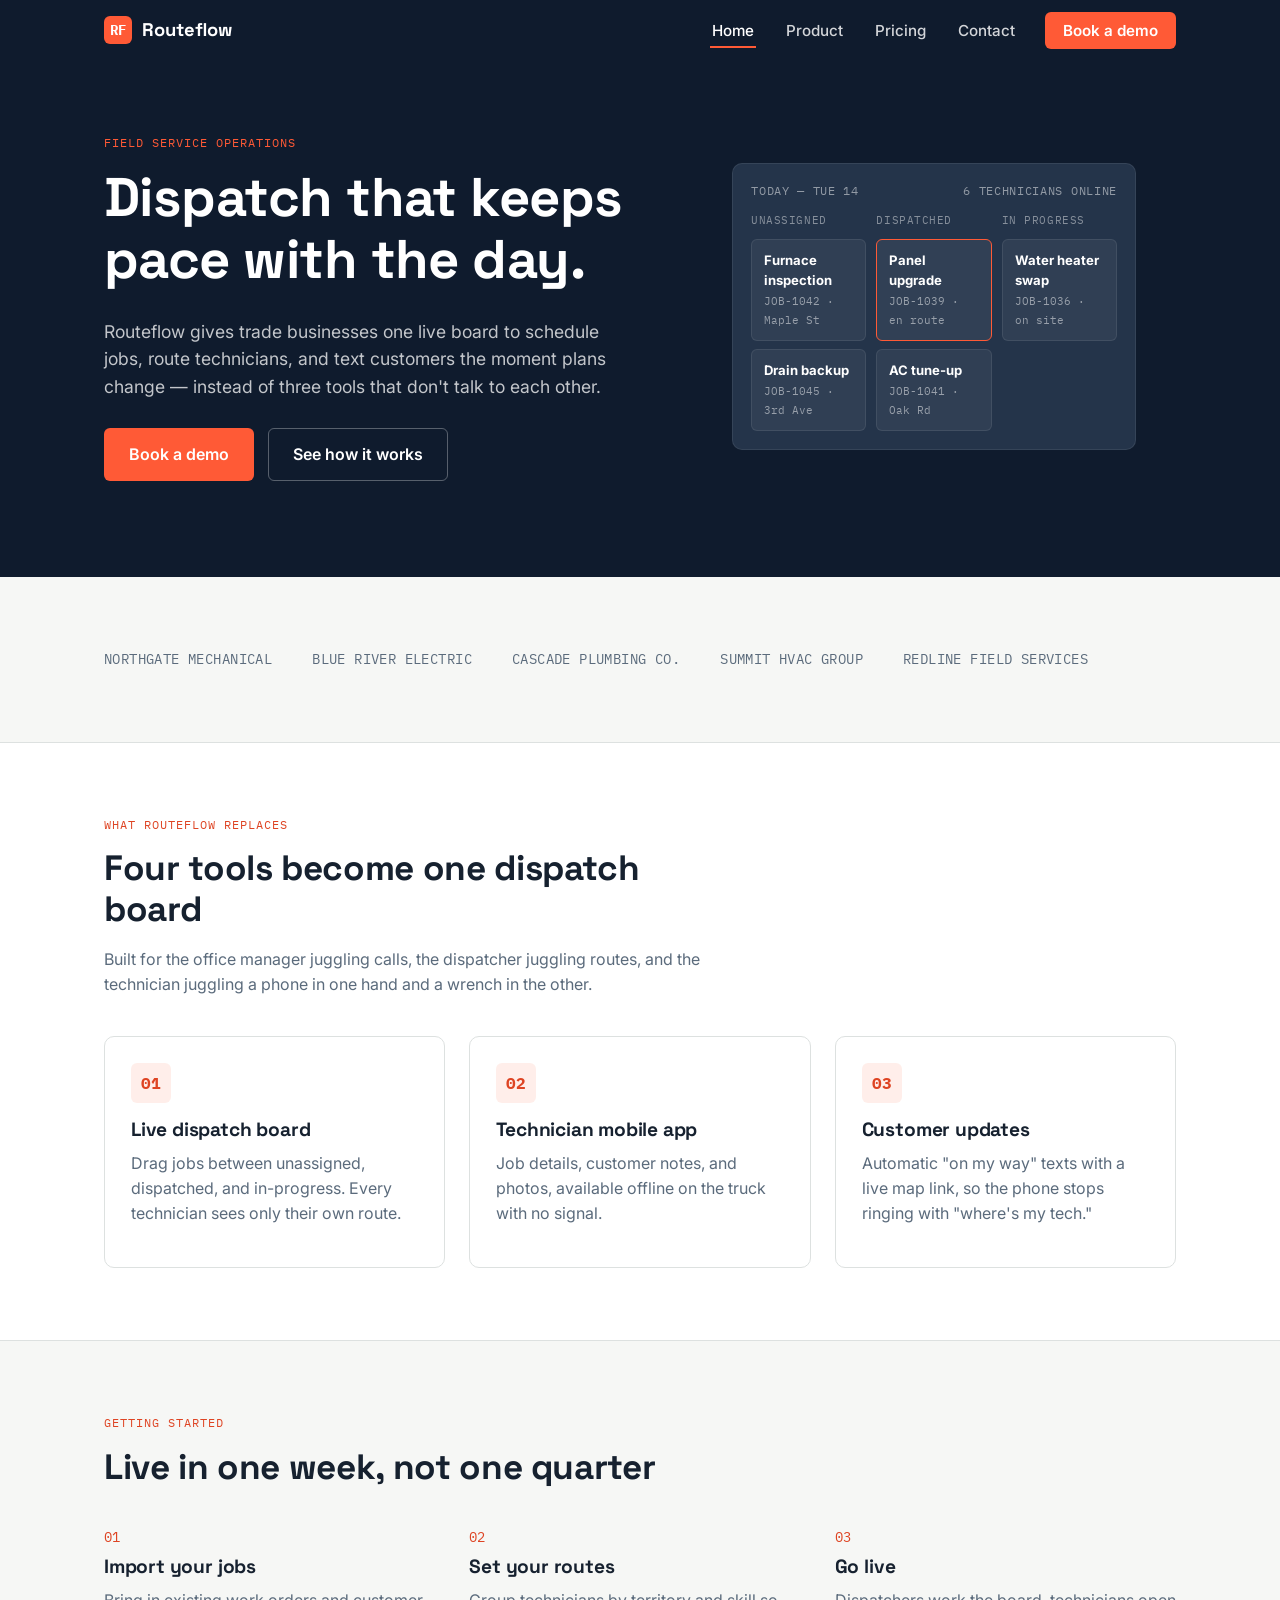
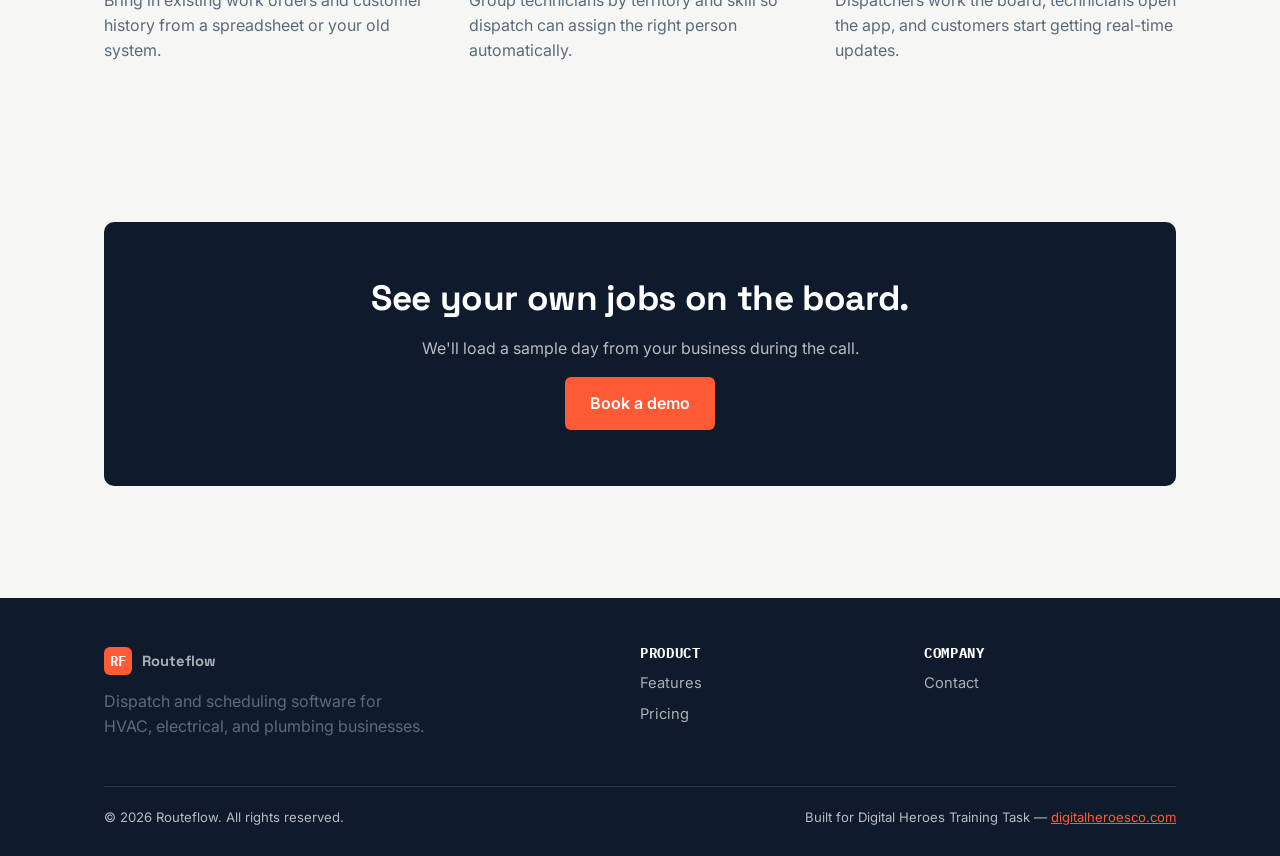
<file: index.html>
<!DOCTYPE html>
<html lang="en">
<head>
<meta charset="UTF-8">
<meta name="viewport" content="width=device-width, initial-scale=1.0">
<title>Routeflow — Dispatch & Scheduling Software for Trade Businesses</title>
<meta name="description" content="Routeflow gives HVAC, electrical, and plumbing companies a single dispatch board to schedule jobs, route technicians, and keep customers informed in real time.">
<link rel="canonical" href="https://karanchauhan7628-cloud.github.io/Task-DigitalHeros/">
<meta name="theme-color" content="#0F1B2D">

<!-- Open Graph -->
<meta property="og:type" content="website">
<meta property="og:site_name" content="Routeflow">
<meta property="og:title" content="Routeflow — Dispatch & Scheduling Software for Trade Businesses">
<meta property="og:description" content="One dispatch board for scheduling jobs, routing technicians, and keeping customers informed in real time.">
<meta property="og:url" content="https://karanchauhan7628-cloud.github.io/Task-DigitalHeros/">
<meta property="og:image" content="https://karanchauhan7628-cloud.github.io/Task-DigitalHeros/assets/og-image.png">
<meta name="twitter:card" content="summary_large_image">
<meta name="twitter:title" content="Routeflow — Dispatch & Scheduling Software for Trade Businesses">
<meta name="twitter:description" content="One dispatch board for scheduling jobs, routing technicians, and keeping customers informed in real time.">

<link rel="preconnect" href="https://fonts.googleapis.com">
<link rel="preconnect" href="https://fonts.gstatic.com" crossorigin>
<link rel="stylesheet" href="https://fonts.googleapis.com/css2?family=Space+Grotesk:wght@500;700&family=Inter:wght@400;500;600;700&family=IBM+Plex+Mono:wght@400;500;700&display=swap">
<link rel="stylesheet" href="assets/css/style.css">

<script type="application/ld+json">
{
  "@context": "https://schema.org",
  "@type": "Organization",
  "name": "Routeflow",
  "url": "https://karanchauhan7628-cloud.github.io/Task-DigitalHeros/",
  "logo": "https://karanchauhan7628-cloud.github.io/Task-DigitalHeros/assets/logo.png",
  "description": "Dispatch and scheduling software for trade service businesses.",
  "sameAs": []
}
</script>
</head>
<body>
<a class="skip-link" href="#main">Skip to main content</a>

<header class="site-header">
  <div class="container nav-row">
    <a class="brand" href="index.html">
      <span class="brand-mark" aria-hidden="true">RF</span>
      Routeflow
    </a>
    <button class="nav-toggle" aria-expanded="false" aria-controls="primary-nav">
      Menu
    </button>
    <nav class="primary-nav" id="primary-nav" aria-label="Primary">
      <ul>
        <li><a href="index.html" aria-current="page">Home</a></li>
        <li><a href="product.html">Product</a></li>
        <li><a href="pricing.html">Pricing</a></li>
        <li><a href="contact.html">Contact</a></li>
        <li><a class="nav-cta" href="contact.html">Book a demo</a></li>
      </ul>
    </nav>
  </div>
</header>

<main id="main">

  <section class="hero">
    <div class="container hero-grid">
      <div>
        <span class="eyebrow">Field service operations</span>
        <h1>Dispatch that keeps pace with the day.</h1>
        <p class="lede">Routeflow gives trade businesses one live board to schedule jobs, route technicians, and text customers the moment plans change &mdash; instead of three tools that don't talk to each other.</p>
        <div class="hero-ctas">
          <a class="btn btn-primary" href="contact.html">Book a demo</a>
          <a class="btn btn-on-dark" href="product.html">See how it works</a>
        </div>
      </div>
      <div>
        <figure class="dispatch-board" role="img" aria-label="Dispatch board showing jobs moving from unassigned to dispatched to in progress">
          <div class="dispatch-board-head">
            <span>Today &mdash; Tue 14</span>
            <span>6 technicians online</span>
          </div>
          <div class="dispatch-lanes">
            <div class="dispatch-lane">
              <span class="lane-label">Unassigned</span>
              <div class="job-card"><strong>Furnace inspection</strong><span>JOB-1042 · Maple St</span></div>
              <div class="job-card"><strong>Drain backup</strong><span>JOB-1045 · 3rd Ave</span></div>
            </div>
            <div class="dispatch-lane">
              <span class="lane-label">Dispatched</span>
              <div class="job-card is-live"><strong>Panel upgrade</strong><span>JOB-1039 · en route</span></div>
              <div class="job-card"><strong>AC tune-up</strong><span>JOB-1041 · Oak Rd</span></div>
            </div>
            <div class="dispatch-lane">
              <span class="lane-label">In progress</span>
              <div class="job-card"><strong>Water heater swap</strong><span>JOB-1036 · on site</span></div>
            </div>
          </div>
        </figure>
      </div>
    </div>
  </section>

  <section aria-labelledby="trust-heading">
    <div class="container">
      <h2 id="trust-heading" class="visually-hidden">Trusted by trade businesses</h2>
      <div class="logo-strip" aria-hidden="true">
        <span>NORTHGATE MECHANICAL</span>
        <span>BLUE RIVER ELECTRIC</span>
        <span>CASCADE PLUMBING CO.</span>
        <span>SUMMIT HVAC GROUP</span>
        <span>REDLINE FIELD SERVICES</span>
      </div>
    </div>
  </section>

  <section class="section-alt" aria-labelledby="features-heading">
    <div class="container">
      <div class="section-head">
        <span class="eyebrow">What Routeflow replaces</span>
        <h2 id="features-heading">Four tools become one dispatch board</h2>
        <p>Built for the office manager juggling calls, the dispatcher juggling routes, and the technician juggling a phone in one hand and a wrench in the other.</p>
      </div>
      <div class="grid-3">
        <div class="card">
          <div class="icon-badge" aria-hidden="true">01</div>
          <h3>Live dispatch board</h3>
          <p>Drag jobs between unassigned, dispatched, and in-progress. Every technician sees only their own route.</p>
        </div>
        <div class="card">
          <div class="icon-badge" aria-hidden="true">02</div>
          <h3>Technician mobile app</h3>
          <p>Job details, customer notes, and photos, available offline on the truck with no signal.</p>
        </div>
        <div class="card">
          <div class="icon-badge" aria-hidden="true">03</div>
          <h3>Customer updates</h3>
          <p>Automatic "on my way" texts with a live map link, so the phone stops ringing with "where's my tech."</p>
        </div>
      </div>
    </div>
  </section>

  <section aria-labelledby="how-heading">
    <div class="container">
      <div class="section-head">
        <span class="eyebrow">Getting started</span>
        <h2 id="how-heading">Live in one week, not one quarter</h2>
      </div>
      <ol class="steps">
        <li>
          <h3>Import your jobs</h3>
          <p>Bring in existing work orders and customer history from a spreadsheet or your old system.</p>
        </li>
        <li>
          <h3>Set your routes</h3>
          <p>Group technicians by territory and skill so dispatch can assign the right person automatically.</p>
        </li>
        <li>
          <h3>Go live</h3>
          <p>Dispatchers work the board, technicians open the app, and customers start getting real-time updates.</p>
        </li>
      </ol>
    </div>
  </section>

  <section aria-labelledby="cta-heading">
    <div class="container">
      <div class="cta-band">
        <h2 id="cta-heading">See your own jobs on the board.</h2>
        <p>We'll load a sample day from your business during the call.</p>
        <a class="btn btn-primary" href="contact.html">Book a demo</a>
      </div>
    </div>
  </section>

</main>

<footer class="site-footer">
  <div class="container">
    <div class="footer-grid">
      <div>
        <a class="brand" href="index.html" style="margin-bottom:12px;">
          <span class="brand-mark" aria-hidden="true">RF</span>
          Routeflow
        </a>
        <p style="max-width:32ch;">Dispatch and scheduling software for HVAC, electrical, and plumbing businesses.</p>
      </div>
      <div>
        <h4>Product</h4>
        <ul>
          <li><a href="product.html">Features</a></li>
          <li><a href="pricing.html">Pricing</a></li>
        </ul>
      </div>
      <div>
        <h4>Company</h4>
        <ul>
          <li><a href="contact.html">Contact</a></li>
        </ul>
      </div>
    </div>
    <div class="footer-bottom">
      <span>&copy; 2026 Routeflow. All rights reserved.</span>
      <span class="footer-credit">Built for Digital Heroes Training Task &mdash; <a href="https://digitalheroesco.com" target="_blank" rel="noopener">digitalheroesco.com</a></span>
    </div>
  </div>
</footer>

<script src="assets/js/main.js"></script>
</body>
</html>
</file>
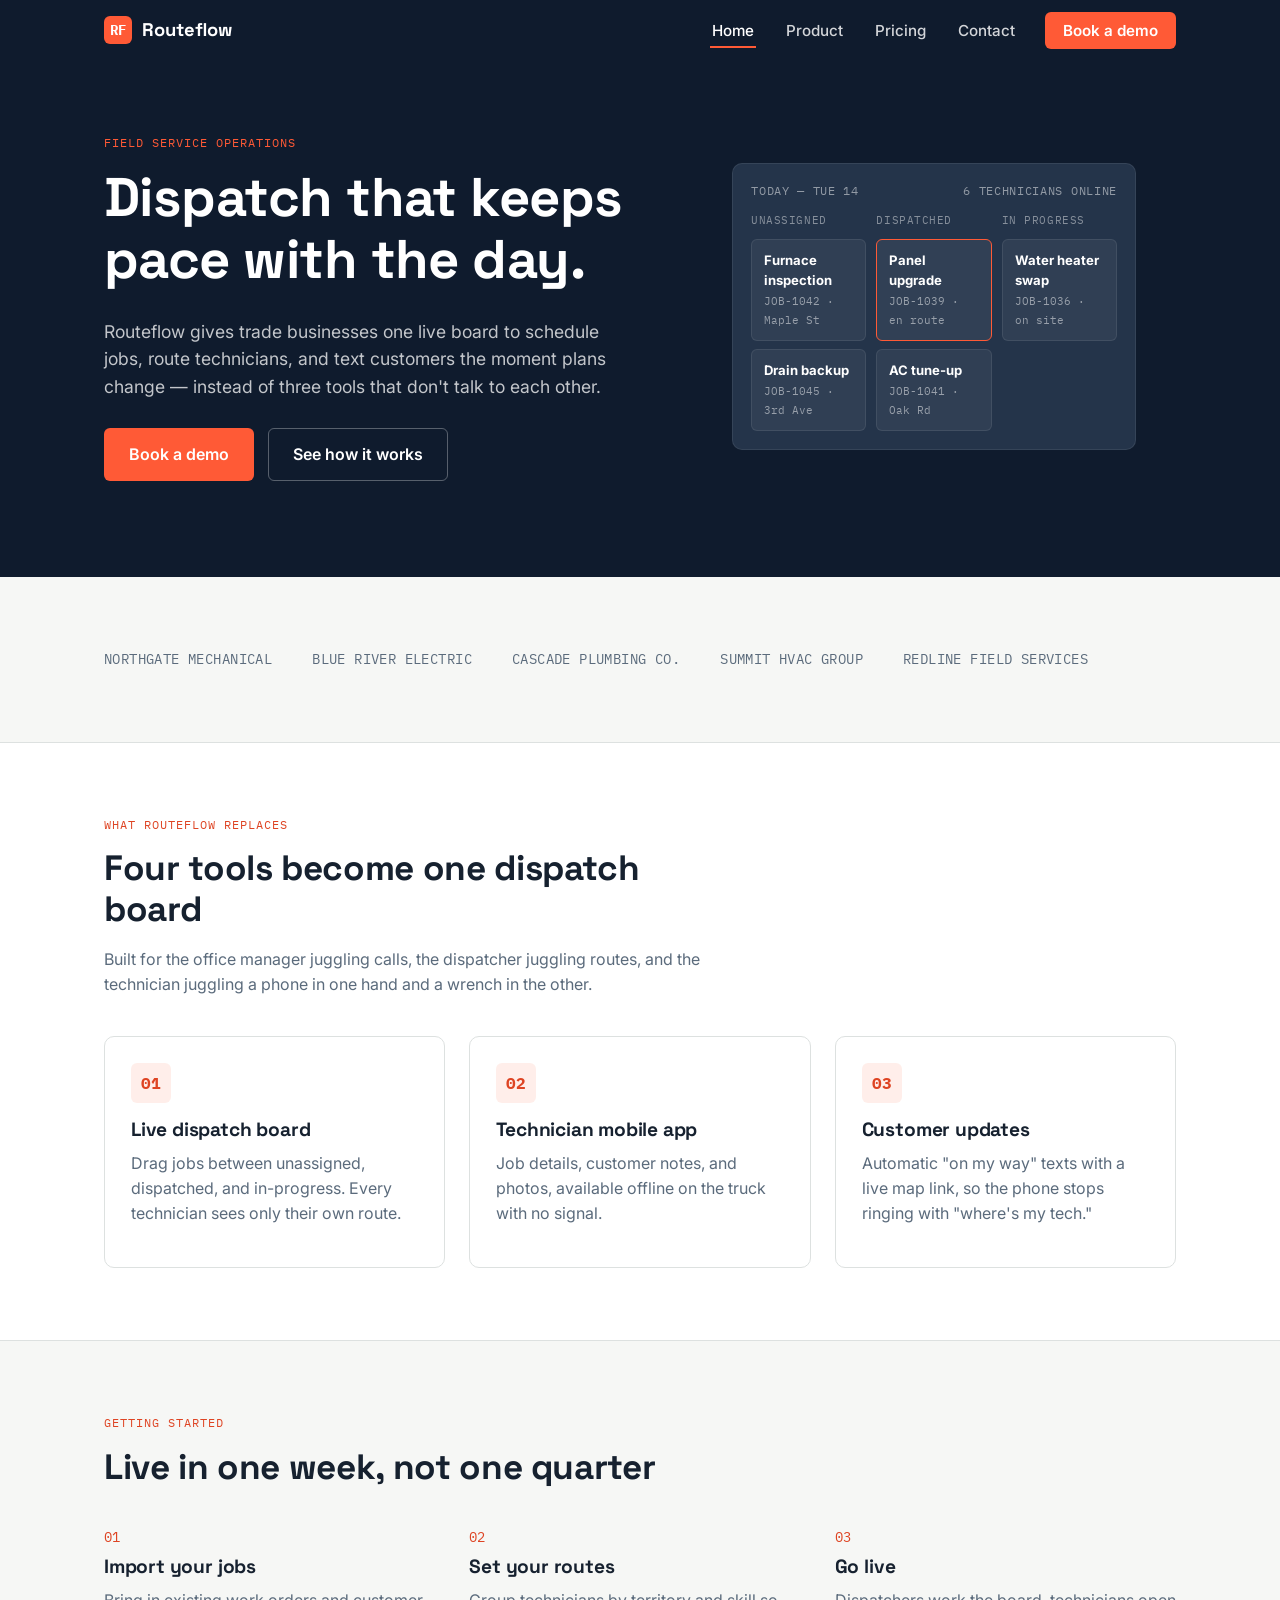
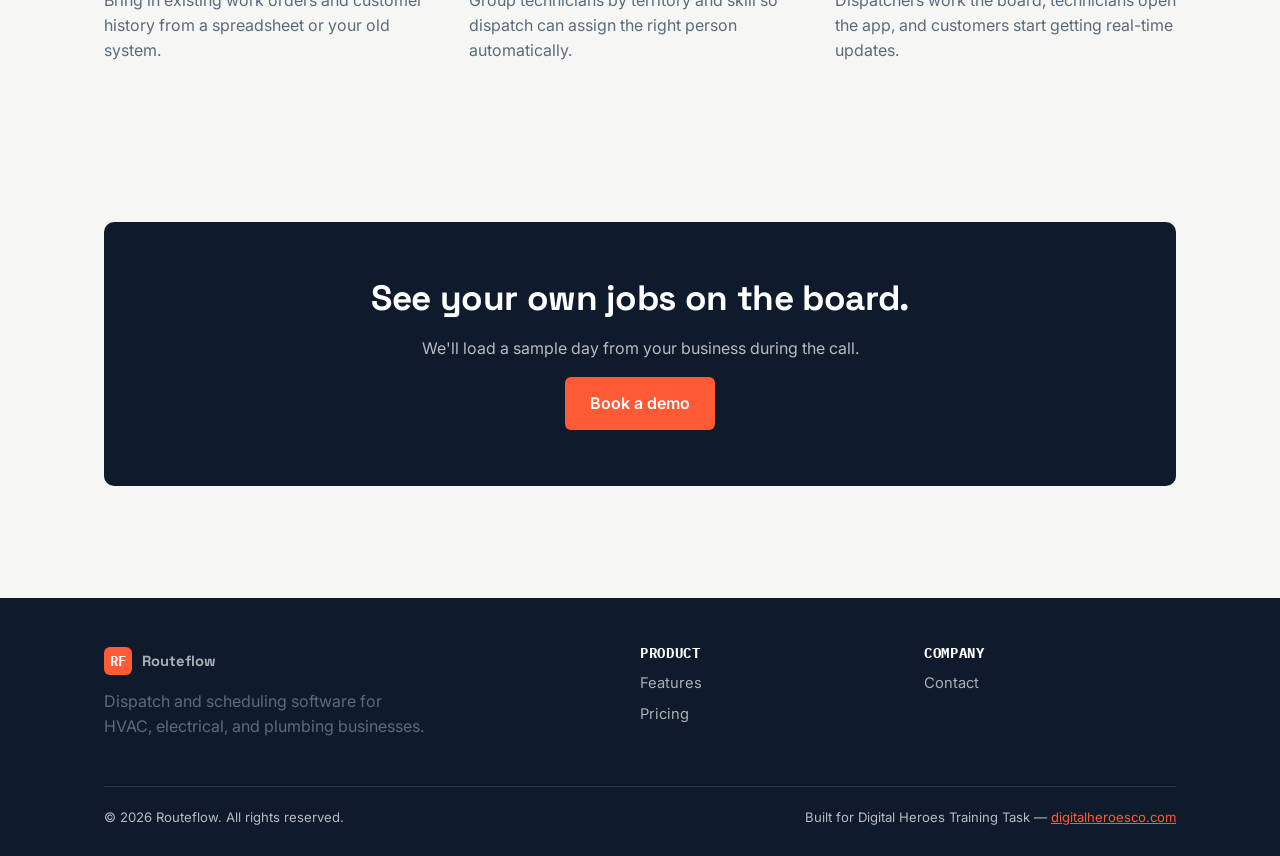
<file: site/index.html>
<!DOCTYPE html>
<html lang="en">
<head>
<meta charset="UTF-8">
<meta name="viewport" content="width=device-width, initial-scale=1.0">
<title>Routeflow — Dispatch & Scheduling Software for Trade Businesses</title>
<meta name="description" content="Routeflow gives HVAC, electrical, and plumbing companies a single dispatch board to schedule jobs, route technicians, and keep customers informed in real time.">
<link rel="canonical" href="https://routeflow.example/">
<meta name="theme-color" content="#0F1B2D">

<!-- Open Graph -->
<meta property="og:type" content="website">
<meta property="og:site_name" content="Routeflow">
<meta property="og:title" content="Routeflow — Dispatch & Scheduling Software for Trade Businesses">
<meta property="og:description" content="One dispatch board for scheduling jobs, routing technicians, and keeping customers informed in real time.">
<meta property="og:url" content="https://routeflow.example/">
<meta property="og:image" content="https://routeflow.example/assets/og-image.png">
<meta name="twitter:card" content="summary_large_image">
<meta name="twitter:title" content="Routeflow — Dispatch & Scheduling Software for Trade Businesses">
<meta name="twitter:description" content="One dispatch board for scheduling jobs, routing technicians, and keeping customers informed in real time.">

<link rel="preconnect" href="https://fonts.googleapis.com">
<link rel="preconnect" href="https://fonts.gstatic.com" crossorigin>
<link rel="stylesheet" href="https://fonts.googleapis.com/css2?family=Space+Grotesk:wght@500;700&family=Inter:wght@400;500;600;700&family=IBM+Plex+Mono:wght@400;500;700&display=swap">
<link rel="stylesheet" href="/assets/css/style.css">

<script type="application/ld+json">
{
  "@context": "https://schema.org",
  "@type": "Organization",
  "name": "Routeflow",
  "url": "https://routeflow.example/",
  "logo": "https://routeflow.example/assets/logo.png",
  "description": "Dispatch and scheduling software for trade service businesses.",
  "sameAs": []
}
</script>
</head>
<body>
<a class="skip-link" href="#main">Skip to main content</a>

<header class="site-header">
  <div class="container nav-row">
    <a class="brand" href="/">
      <span class="brand-mark" aria-hidden="true">RF</span>
      Routeflow
    </a>
    <button class="nav-toggle" aria-expanded="false" aria-controls="primary-nav">
      Menu
    </button>
    <nav class="primary-nav" id="primary-nav" aria-label="Primary">
      <ul>
        <li><a href="/" aria-current="page">Home</a></li>
        <li><a href="/product.html">Product</a></li>
        <li><a href="/pricing.html">Pricing</a></li>
        <li><a href="/contact.html">Contact</a></li>
        <li><a class="nav-cta" href="/contact.html">Book a demo</a></li>
      </ul>
    </nav>
  </div>
</header>

<main id="main">

  <section class="hero">
    <div class="container hero-grid">
      <div>
        <span class="eyebrow">Field service operations</span>
        <h1>Dispatch that keeps pace with the day.</h1>
        <p class="lede">Routeflow gives trade businesses one live board to schedule jobs, route technicians, and text customers the moment plans change &mdash; instead of three tools that don't talk to each other.</p>
        <div class="hero-ctas">
          <a class="btn btn-primary" href="/contact.html">Book a demo</a>
          <a class="btn btn-on-dark" href="/product.html">See how it works</a>
        </div>
      </div>
      <div>
        <figure class="dispatch-board" role="img" aria-label="Dispatch board showing jobs moving from unassigned to dispatched to in progress">
          <div class="dispatch-board-head">
            <span>Today &mdash; Tue 14</span>
            <span>6 technicians online</span>
          </div>
          <div class="dispatch-lanes">
            <div class="dispatch-lane">
              <span class="lane-label">Unassigned</span>
              <div class="job-card"><strong>Furnace inspection</strong><span>JOB-1042 · Maple St</span></div>
              <div class="job-card"><strong>Drain backup</strong><span>JOB-1045 · 3rd Ave</span></div>
            </div>
            <div class="dispatch-lane">
              <span class="lane-label">Dispatched</span>
              <div class="job-card is-live"><strong>Panel upgrade</strong><span>JOB-1039 · en route</span></div>
              <div class="job-card"><strong>AC tune-up</strong><span>JOB-1041 · Oak Rd</span></div>
            </div>
            <div class="dispatch-lane">
              <span class="lane-label">In progress</span>
              <div class="job-card"><strong>Water heater swap</strong><span>JOB-1036 · on site</span></div>
            </div>
          </div>
        </figure>
      </div>
    </div>
  </section>

  <section aria-labelledby="trust-heading">
    <div class="container">
      <h2 id="trust-heading" class="visually-hidden">Trusted by trade businesses</h2>
      <div class="logo-strip" aria-hidden="true">
        <span>NORTHGATE MECHANICAL</span>
        <span>BLUE RIVER ELECTRIC</span>
        <span>CASCADE PLUMBING CO.</span>
        <span>SUMMIT HVAC GROUP</span>
        <span>REDLINE FIELD SERVICES</span>
      </div>
    </div>
  </section>

  <section class="section-alt" aria-labelledby="features-heading">
    <div class="container">
      <div class="section-head">
        <span class="eyebrow">What Routeflow replaces</span>
        <h2 id="features-heading">Four tools become one dispatch board</h2>
        <p>Built for the office manager juggling calls, the dispatcher juggling routes, and the technician juggling a phone in one hand and a wrench in the other.</p>
      </div>
      <div class="grid-3">
        <div class="card">
          <div class="icon-badge" aria-hidden="true">01</div>
          <h3>Live dispatch board</h3>
          <p>Drag jobs between unassigned, dispatched, and in-progress. Every technician sees only their own route.</p>
        </div>
        <div class="card">
          <div class="icon-badge" aria-hidden="true">02</div>
          <h3>Technician mobile app</h3>
          <p>Job details, customer notes, and photos, available offline on the truck with no signal.</p>
        </div>
        <div class="card">
          <div class="icon-badge" aria-hidden="true">03</div>
          <h3>Customer updates</h3>
          <p>Automatic "on my way" texts with a live map link, so the phone stops ringing with "where's my tech."</p>
        </div>
      </div>
    </div>
  </section>

  <section aria-labelledby="how-heading">
    <div class="container">
      <div class="section-head">
        <span class="eyebrow">Getting started</span>
        <h2 id="how-heading">Live in one week, not one quarter</h2>
      </div>
      <ol class="steps">
        <li>
          <h3>Import your jobs</h3>
          <p>Bring in existing work orders and customer history from a spreadsheet or your old system.</p>
        </li>
        <li>
          <h3>Set your routes</h3>
          <p>Group technicians by territory and skill so dispatch can assign the right person automatically.</p>
        </li>
        <li>
          <h3>Go live</h3>
          <p>Dispatchers work the board, technicians open the app, and customers start getting real-time updates.</p>
        </li>
      </ol>
    </div>
  </section>

  <section aria-labelledby="cta-heading">
    <div class="container">
      <div class="cta-band">
        <h2 id="cta-heading">See your own jobs on the board.</h2>
        <p>We'll load a sample day from your business during the call.</p>
        <a class="btn btn-primary" href="/contact.html">Book a demo</a>
      </div>
    </div>
  </section>

</main>

<footer class="site-footer">
  <div class="container">
    <div class="footer-grid">
      <div>
        <a class="brand" href="/" style="margin-bottom:12px;">
          <span class="brand-mark" aria-hidden="true">RF</span>
          Routeflow
        </a>
        <p style="max-width:32ch;">Dispatch and scheduling software for HVAC, electrical, and plumbing businesses.</p>
      </div>
      <div>
        <h4>Product</h4>
        <ul>
          <li><a href="/product.html">Features</a></li>
          <li><a href="/pricing.html">Pricing</a></li>
        </ul>
      </div>
      <div>
        <h4>Company</h4>
        <ul>
          <li><a href="/contact.html">Contact</a></li>
        </ul>
      </div>
    </div>
    <div class="footer-bottom">
      <span>&copy; 2026 Routeflow. All rights reserved.</span>
      <span class="footer-credit">Built for Digital Heroes Training Task &mdash; <a href="https://digitalheroesco.com" target="_blank" rel="noopener">digitalheroesco.com</a></span>
    </div>
  </div>
</footer>

<script src="/assets/js/main.js"></script>
</body>
</html>
</file>
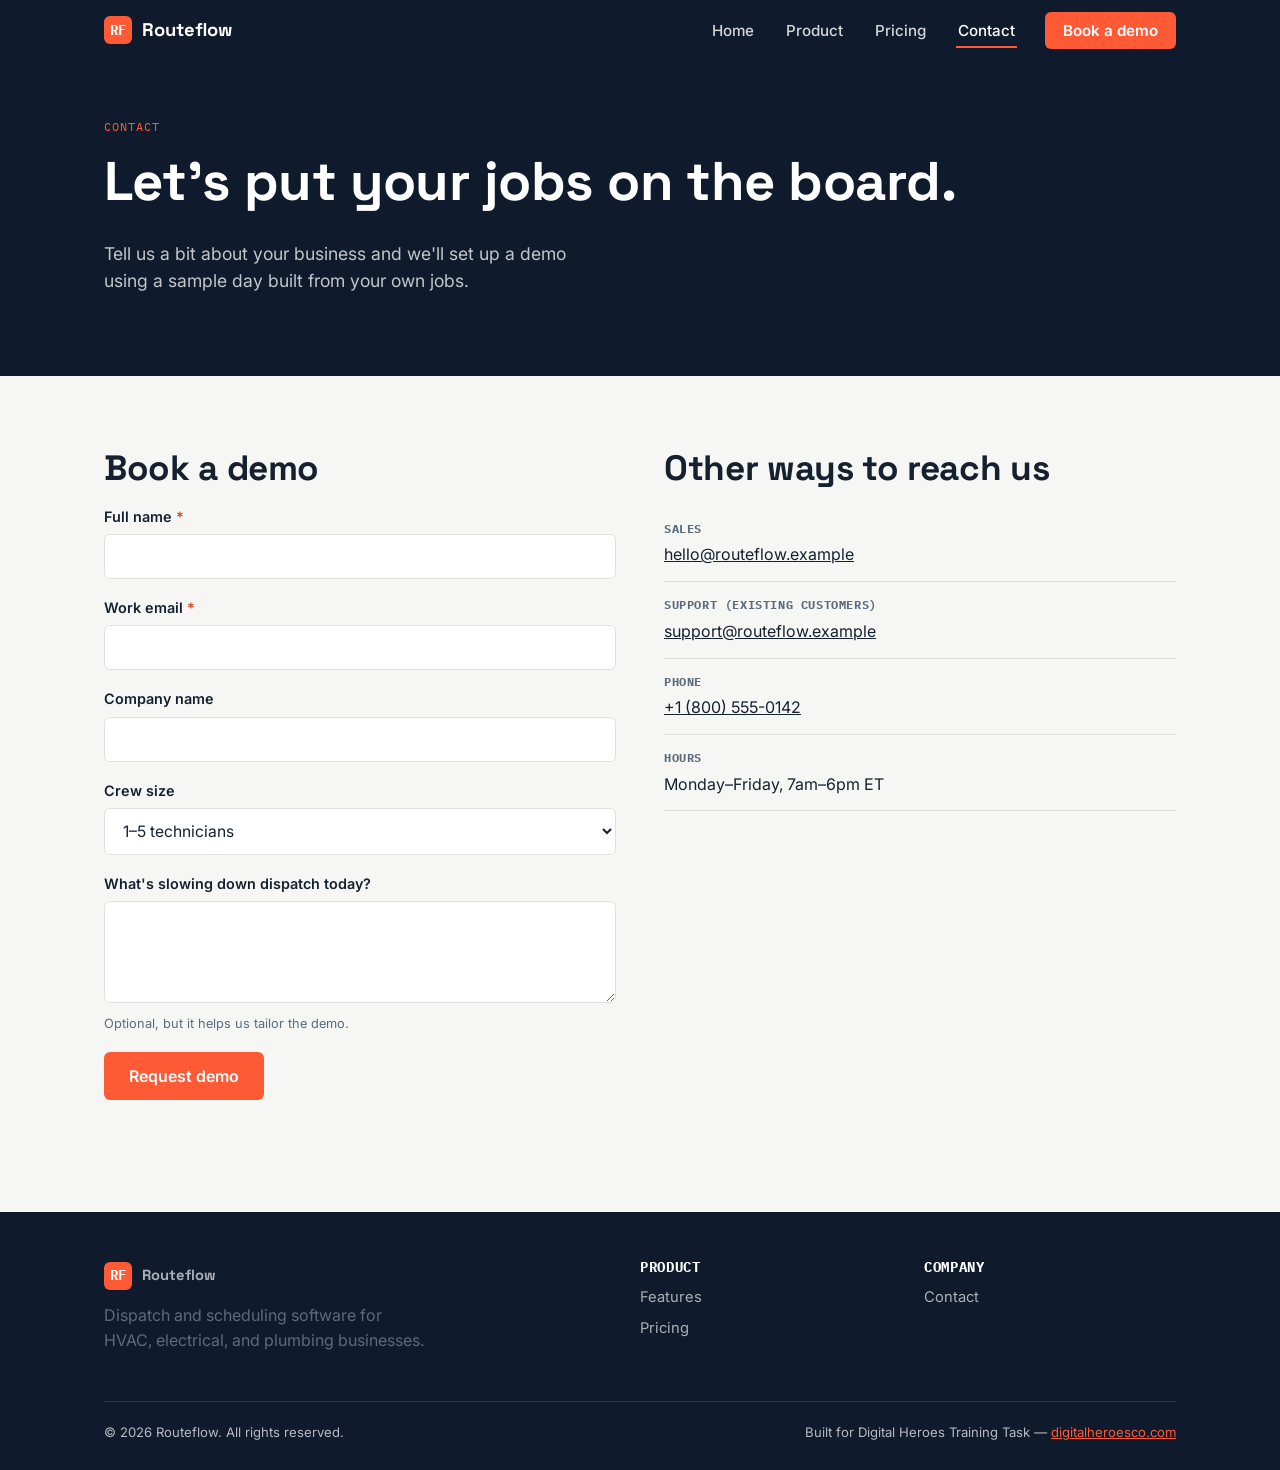
<file: contact.html>
<!DOCTYPE html>
<html lang="en">
<head>
<meta charset="UTF-8">
<meta name="viewport" content="width=device-width, initial-scale=1.0">
<title>Contact — Routeflow Dispatch & Scheduling</title>
<meta name="description" content="Book a Routeflow demo or get in touch with our sales team about dispatch and scheduling software for trade businesses.">
<link rel="canonical" href="https://karanchauhan7628-cloud.github.io/Task-DigitalHeros/contact.html">
<meta name="theme-color" content="#0F1B2D">

<meta property="og:type" content="website">
<meta property="og:site_name" content="Routeflow">
<meta property="og:title" content="Contact — Routeflow Dispatch & Scheduling">
<meta property="og:description" content="Book a demo or get in touch with our sales team.">
<meta property="og:url" content="https://karanchauhan7628-cloud.github.io/Task-DigitalHeros/contact.html">
<meta property="og:image" content="https://karanchauhan7628-cloud.github.io/Task-DigitalHeros/assets/og-image.png">
<meta name="twitter:card" content="summary_large_image">
<meta name="twitter:title" content="Contact — Routeflow Dispatch & Scheduling">
<meta name="twitter:description" content="Book a demo or get in touch with our sales team.">

<link rel="preconnect" href="https://fonts.googleapis.com">
<link rel="preconnect" href="https://fonts.gstatic.com" crossorigin>
<link rel="stylesheet" href="https://fonts.googleapis.com/css2?family=Space+Grotesk:wght@500;700&family=Inter:wght@400;500;600;700&family=IBM+Plex+Mono:wght@400;500;700&display=swap">
<link rel="stylesheet" href="assets/css/style.css">

<script type="application/ld+json">
{
  "@context": "https://schema.org",
  "@type": "Organization",
  "name": "Routeflow",
  "url": "https://karanchauhan7628-cloud.github.io/Task-DigitalHeros/",
  "contactPoint": {
    "@type": "ContactPoint",
    "contactType": "sales",
    "email": "hello@routeflow.example",
    "areaServed": "US"
  }
}
</script>
</head>
<body>
<a class="skip-link" href="#main">Skip to main content</a>

<header class="site-header">
  <div class="container nav-row">
    <a class="brand" href="index.html">
      <span class="brand-mark" aria-hidden="true">RF</span>
      Routeflow
    </a>
    <button class="nav-toggle" aria-expanded="false" aria-controls="primary-nav">Menu</button>
    <nav class="primary-nav" id="primary-nav" aria-label="Primary">
      <ul>
        <li><a href="index.html">Home</a></li>
        <li><a href="product.html">Product</a></li>
        <li><a href="pricing.html">Pricing</a></li>
        <li><a href="contact.html" aria-current="page">Contact</a></li>
        <li><a class="nav-cta" href="contact.html">Book a demo</a></li>
      </ul>
    </nav>
  </div>
</header>

<main id="main">

  <section class="hero" style="padding-block:56px 64px;">
    <div class="container">
      <span class="eyebrow">Contact</span>
      <h1>Let's put your jobs on the board.</h1>
      <p class="lede">Tell us a bit about your business and we'll set up a demo using a sample day built from your own jobs.</p>
    </div>
  </section>

  <section aria-labelledby="contact-heading">
    <div class="container contact-grid">
      <div>
        <h2 id="contact-heading">Book a demo</h2>
        <!--
          Static-site friendly form submission via Formspree.
          Replace YOUR_FORM_ID with your own endpoint from https://formspree.io
          (No backend/server code required.)
        -->
        <form action="https://formspree.io/f/YOUR_FORM_ID" method="POST" novalidate>
          <div class="field">
            <label for="name">Full name <span class="required-mark" aria-hidden="true">*</span></label>
            <input type="text" id="name" name="name" autocomplete="name" required aria-required="true">
          </div>
          <div class="field">
            <label for="email">Work email <span class="required-mark" aria-hidden="true">*</span></label>
            <input type="email" id="email" name="email" autocomplete="email" required aria-required="true">
          </div>
          <div class="field">
            <label for="company">Company name</label>
            <input type="text" id="company" name="company" autocomplete="organization">
          </div>
          <div class="field">
            <label for="crew-size">Crew size</label>
            <select id="crew-size" name="crew_size">
              <option value="1-5">1&ndash;5 technicians</option>
              <option value="6-20">6&ndash;20 technicians</option>
              <option value="21-50">21&ndash;50 technicians</option>
              <option value="50+">50+ technicians</option>
            </select>
          </div>
          <div class="field">
            <label for="message">What's slowing down dispatch today?</label>
            <textarea id="message" name="message" rows="4"></textarea>
            <p class="hint" id="message-hint">Optional, but it helps us tailor the demo.</p>
          </div>
          <button class="btn btn-primary" type="submit">Request demo</button>
        </form>
      </div>

      <div>
        <h2>Other ways to reach us</h2>
        <ul class="info-list">
          <li>
            <strong>Sales</strong>
            <a href="mailto:hello@routeflow.example">hello@routeflow.example</a>
          </li>
          <li>
            <strong>Support (existing customers)</strong>
            <a href="mailto:support@routeflow.example">support@routeflow.example</a>
          </li>
          <li>
            <strong>Phone</strong>
            <a href="tel:+18005550142">+1 (800) 555-0142</a>
          </li>
          <li>
            <strong>Hours</strong>
            Monday&ndash;Friday, 7am&ndash;6pm ET
          </li>
        </ul>
      </div>
    </div>
  </section>

</main>

<footer class="site-footer">
  <div class="container">
    <div class="footer-grid">
      <div>
        <a class="brand" href="index.html" style="margin-bottom:12px;">
          <span class="brand-mark" aria-hidden="true">RF</span>
          Routeflow
        </a>
        <p style="max-width:32ch;">Dispatch and scheduling software for HVAC, electrical, and plumbing businesses.</p>
      </div>
      <div>
        <h4>Product</h4>
        <ul>
          <li><a href="product.html">Features</a></li>
          <li><a href="pricing.html">Pricing</a></li>
        </ul>
      </div>
      <div>
        <h4>Company</h4>
        <ul><li><a href="contact.html">Contact</a></li></ul>
      </div>
    </div>
    <div class="footer-bottom">
      <span>&copy; 2026 Routeflow. All rights reserved.</span>
      <span class="footer-credit">Built for Digital Heroes Training Task &mdash; <a href="https://digitalheroesco.com" target="_blank" rel="noopener">digitalheroesco.com</a></span>
    </div>
  </div>
</footer>

<script src="assets/js/main.js"></script>
</body>
</html>
</file>
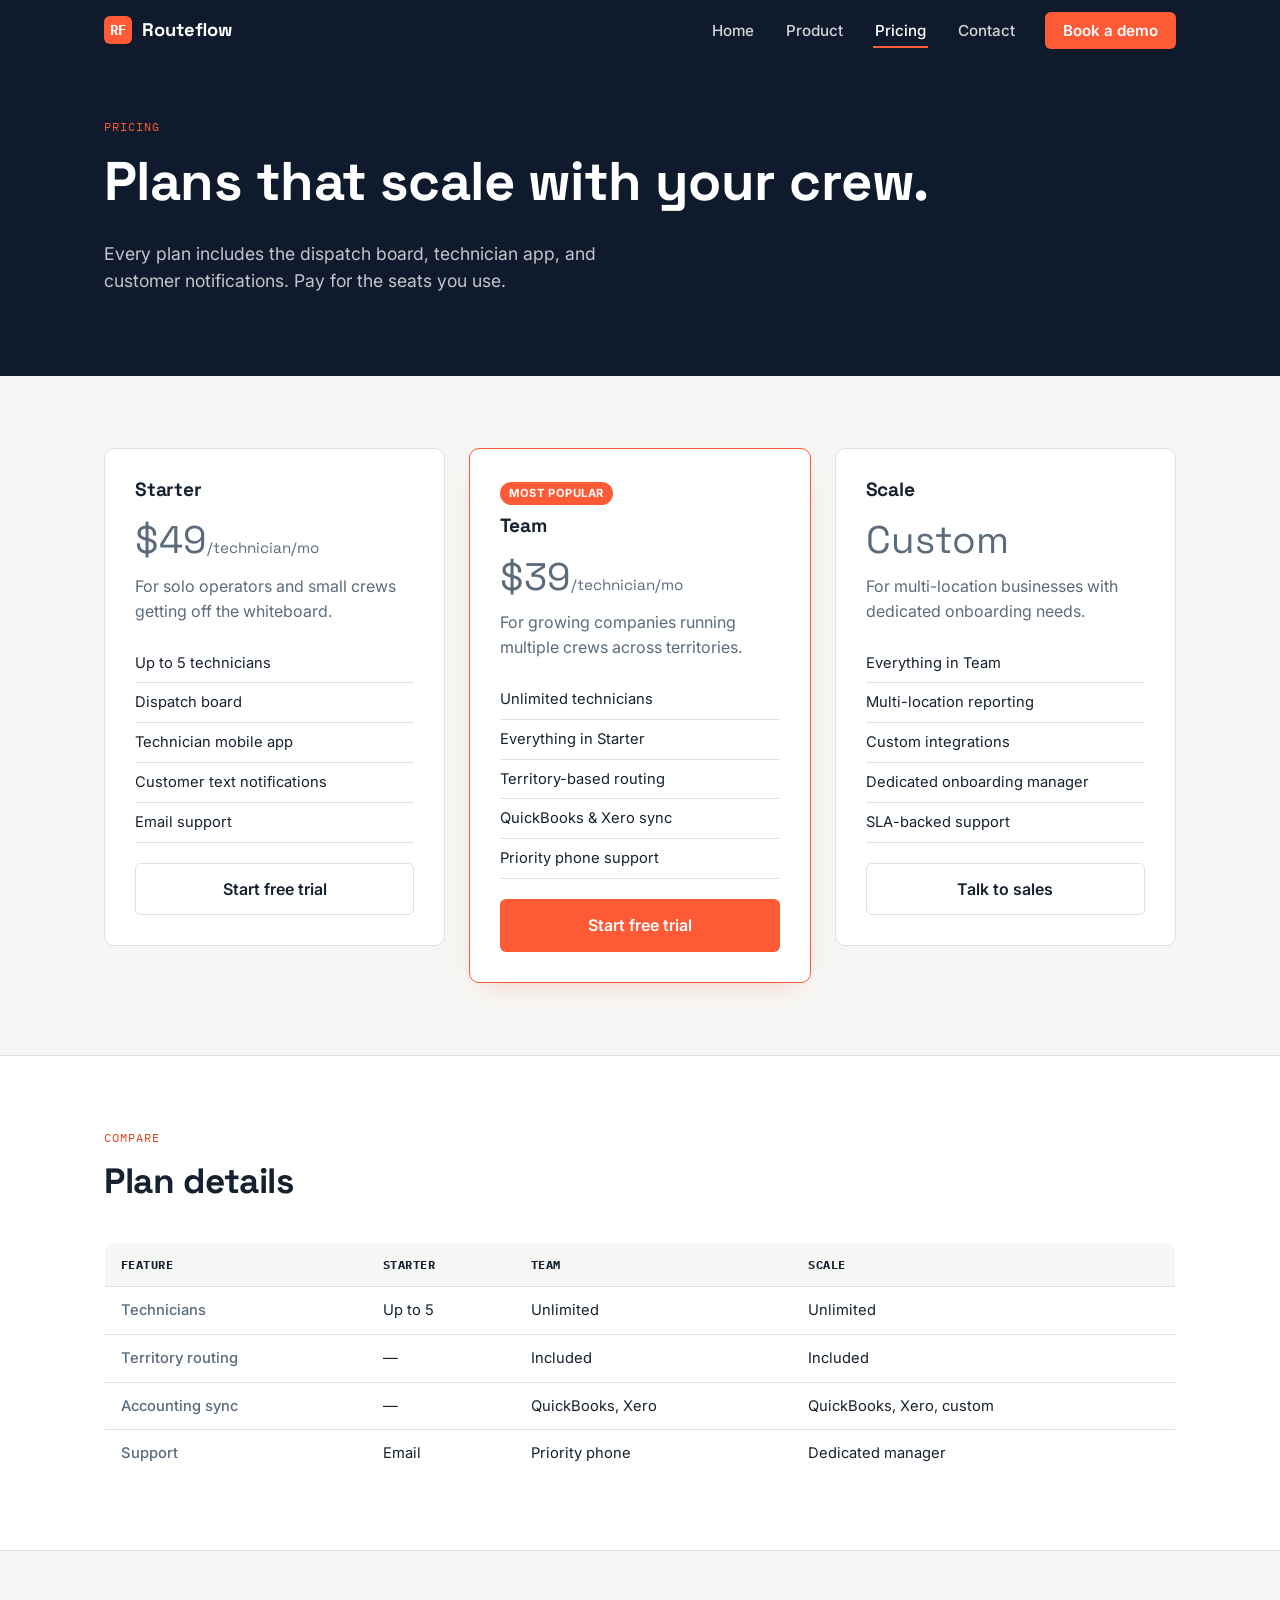
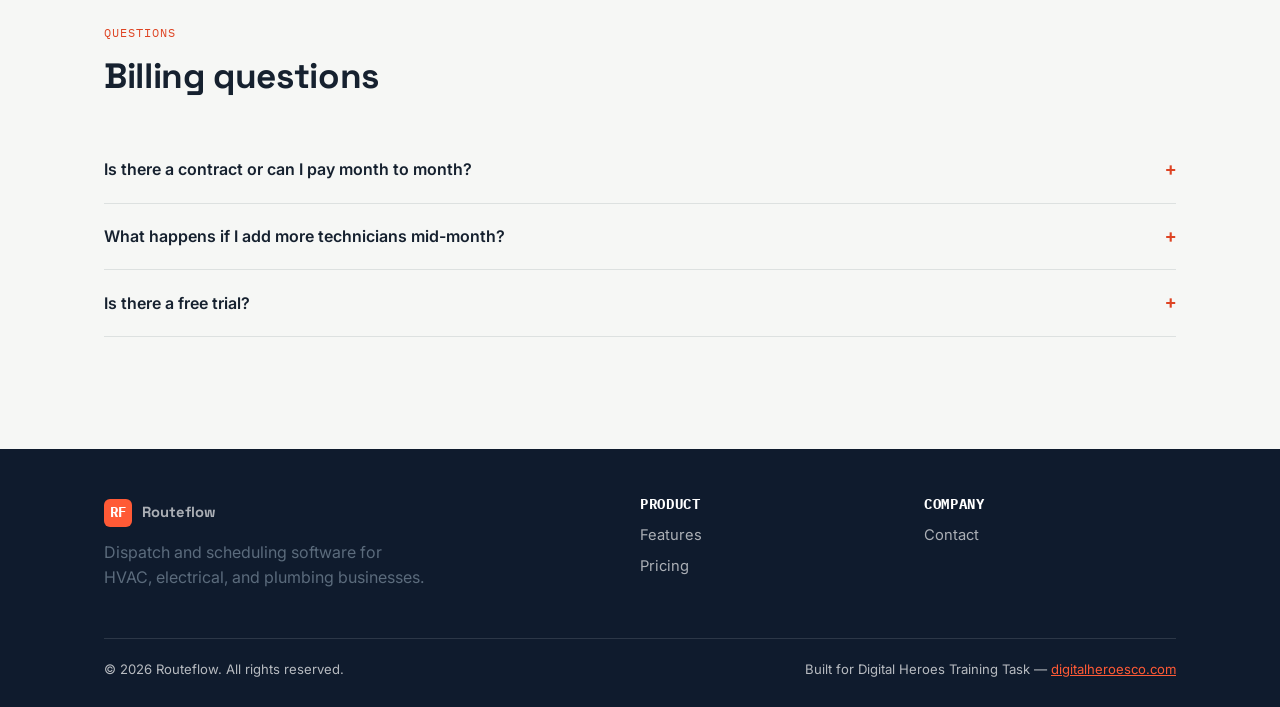
<file: pricing.html>
<!DOCTYPE html>
<html lang="en">
<head>
<meta charset="UTF-8">
<meta name="viewport" content="width=device-width, initial-scale=1.0">
<title>Pricing — Routeflow Dispatch & Scheduling</title>
<meta name="description" content="Routeflow pricing plans for trade service businesses, from solo operators to multi-crew companies. Starts at $49 per month.">
<link rel="canonical" href="https://karanchauhan7628-cloud.github.io/Task-DigitalHeros/pricing.html">
<meta name="theme-color" content="#0F1B2D">

<meta property="og:type" content="website">
<meta property="og:site_name" content="Routeflow">
<meta property="og:title" content="Pricing — Routeflow Dispatch & Scheduling">
<meta property="og:description" content="Plans for trade service businesses, from solo operators to multi-crew companies.">
<meta property="og:url" content="https://karanchauhan7628-cloud.github.io/Task-DigitalHeros/pricing.html">
<meta property="og:image" content="https://karanchauhan7628-cloud.github.io/Task-DigitalHeros/assets/og-image.png">
<meta name="twitter:card" content="summary_large_image">
<meta name="twitter:title" content="Pricing — Routeflow Dispatch & Scheduling">
<meta name="twitter:description" content="Plans for trade service businesses, from solo operators to multi-crew companies.">

<link rel="preconnect" href="https://fonts.googleapis.com">
<link rel="preconnect" href="https://fonts.gstatic.com" crossorigin>
<link rel="stylesheet" href="https://fonts.googleapis.com/css2?family=Space+Grotesk:wght@500;700&family=Inter:wght@400;500;600;700&family=IBM+Plex+Mono:wght@400;500;700&display=swap">
<link rel="stylesheet" href="assets/css/style.css">

<script type="application/ld+json">
{
  "@context": "https://schema.org",
  "@type": "Product",
  "name": "Routeflow",
  "description": "Dispatch and scheduling software for trade service businesses.",
  "offers": [
    {
      "@type": "Offer",
      "name": "Starter",
      "price": "49.00",
      "priceCurrency": "USD",
      "url": "https://karanchauhan7628-cloud.github.io/Task-DigitalHeros/pricing.html"
    },
    {
      "@type": "Offer",
      "name": "Team",
      "price": "129.00",
      "priceCurrency": "USD",
      "url": "https://karanchauhan7628-cloud.github.io/Task-DigitalHeros/pricing.html"
    },
    {
      "@type": "Offer",
      "name": "Scale",
      "price": "0",
      "priceCurrency": "USD",
      "description": "Custom pricing, contact sales",
      "url": "https://karanchauhan7628-cloud.github.io/Task-DigitalHeros/contact.html"
    }
  ]
}
</script>

<script type="application/ld+json">
{
  "@context": "https://schema.org",
  "@type": "FAQPage",
  "mainEntity": [
    {
      "@type": "Question",
      "name": "Is there a contract or can I pay month to month?",
      "acceptedAnswer": {
        "@type": "Answer",
        "text": "All plans are month to month with no long-term contract. Annual billing is available at a discount."
      }
    },
    {
      "@type": "Question",
      "name": "What happens if I add more technicians mid-month?",
      "acceptedAnswer": {
        "@type": "Answer",
        "text": "You are billed a prorated amount for the rest of the current cycle, then the new seat count applies going forward."
      }
    },
    {
      "@type": "Question",
      "name": "Is there a free trial?",
      "acceptedAnswer": {
        "@type": "Answer",
        "text": "Yes, every plan includes a 14-day free trial with no card required."
      }
    }
  ]
}
</script>
</head>
<body>
<a class="skip-link" href="#main">Skip to main content</a>

<header class="site-header">
  <div class="container nav-row">
    <a class="brand" href="index.html">
      <span class="brand-mark" aria-hidden="true">RF</span>
      Routeflow
    </a>
    <button class="nav-toggle" aria-expanded="false" aria-controls="primary-nav">Menu</button>
    <nav class="primary-nav" id="primary-nav" aria-label="Primary">
      <ul>
        <li><a href="index.html">Home</a></li>
        <li><a href="product.html">Product</a></li>
        <li><a href="pricing.html" aria-current="page">Pricing</a></li>
        <li><a href="contact.html">Contact</a></li>
        <li><a class="nav-cta" href="contact.html">Book a demo</a></li>
      </ul>
    </nav>
  </div>
</header>

<main id="main">

  <section class="hero" style="padding-block:56px 64px;">
    <div class="container">
      <span class="eyebrow">Pricing</span>
      <h1>Plans that scale with your crew.</h1>
      <p class="lede">Every plan includes the dispatch board, technician app, and customer notifications. Pay for the seats you use.</p>
    </div>
  </section>

  <section aria-labelledby="plans-heading">
    <div class="container">
      <h2 id="plans-heading" class="visually-hidden">Plans</h2>
      <div class="pricing-grid">
        <div class="price-card">
          <h3>Starter</h3>
          <p class="price-amount">$49<small>/technician/mo</small></p>
          <p>For solo operators and small crews getting off the whiteboard.</p>
          <ul>
            <li>Up to 5 technicians</li>
            <li>Dispatch board</li>
            <li>Technician mobile app</li>
            <li>Customer text notifications</li>
            <li>Email support</li>
          </ul>
          <a class="btn btn-ghost" href="contact.html" style="width:100%; justify-content:center;">Start free trial</a>
        </div>

        <div class="price-card is-featured">
          <span class="badge">Most popular</span>
          <h3>Team</h3>
          <p class="price-amount">$39<small>/technician/mo</small></p>
          <p>For growing companies running multiple crews across territories.</p>
          <ul>
            <li>Unlimited technicians</li>
            <li>Everything in Starter</li>
            <li>Territory-based routing</li>
            <li>QuickBooks &amp; Xero sync</li>
            <li>Priority phone support</li>
          </ul>
          <a class="btn btn-primary" href="contact.html" style="width:100%; justify-content:center;">Start free trial</a>
        </div>

        <div class="price-card">
          <h3>Scale</h3>
          <p class="price-amount">Custom</p>
          <p>For multi-location businesses with dedicated onboarding needs.</p>
          <ul>
            <li>Everything in Team</li>
            <li>Multi-location reporting</li>
            <li>Custom integrations</li>
            <li>Dedicated onboarding manager</li>
            <li>SLA-backed support</li>
          </ul>
          <a class="btn btn-ghost" href="contact.html" style="width:100%; justify-content:center;">Talk to sales</a>
        </div>
      </div>
    </div>
  </section>

  <section class="section-alt" aria-labelledby="compare-heading">
    <div class="container">
      <div class="section-head">
        <span class="eyebrow">Compare</span>
        <h2 id="compare-heading">Plan details</h2>
      </div>
      <table class="compare">
        <caption class="visually-hidden">Feature comparison across Starter, Team, and Scale plans</caption>
        <thead>
          <tr>
            <th scope="col">Feature</th>
            <th scope="col">Starter</th>
            <th scope="col">Team</th>
            <th scope="col">Scale</th>
          </tr>
        </thead>
        <tbody>
          <tr>
            <th scope="row">Technicians</th>
            <td>Up to 5</td>
            <td>Unlimited</td>
            <td>Unlimited</td>
          </tr>
          <tr>
            <th scope="row">Territory routing</th>
            <td>&mdash;</td>
            <td>Included</td>
            <td>Included</td>
          </tr>
          <tr>
            <th scope="row">Accounting sync</th>
            <td>&mdash;</td>
            <td>QuickBooks, Xero</td>
            <td>QuickBooks, Xero, custom</td>
          </tr>
          <tr>
            <th scope="row">Support</th>
            <td>Email</td>
            <td>Priority phone</td>
            <td>Dedicated manager</td>
          </tr>
        </tbody>
      </table>
    </div>
  </section>

  <section aria-labelledby="faq-heading">
    <div class="container">
      <div class="section-head">
        <span class="eyebrow">Questions</span>
        <h2 id="faq-heading">Billing questions</h2>
      </div>
      <div>
        <details class="faq-item">
          <summary>Is there a contract or can I pay month to month?</summary>
          <p>All plans are month to month with no long-term contract. Annual billing is available at a discount.</p>
        </details>
        <details class="faq-item">
          <summary>What happens if I add more technicians mid-month?</summary>
          <p>You are billed a prorated amount for the rest of the current cycle, then the new seat count applies going forward.</p>
        </details>
        <details class="faq-item">
          <summary>Is there a free trial?</summary>
          <p>Yes, every plan includes a 14-day free trial with no card required.</p>
        </details>
      </div>
    </div>
  </section>

</main>

<footer class="site-footer">
  <div class="container">
    <div class="footer-grid">
      <div>
        <a class="brand" href="index.html" style="margin-bottom:12px;">
          <span class="brand-mark" aria-hidden="true">RF</span>
          Routeflow
        </a>
        <p style="max-width:32ch;">Dispatch and scheduling software for HVAC, electrical, and plumbing businesses.</p>
      </div>
      <div>
        <h4>Product</h4>
        <ul>
          <li><a href="product.html">Features</a></li>
          <li><a href="pricing.html">Pricing</a></li>
        </ul>
      </div>
      <div>
        <h4>Company</h4>
        <ul><li><a href="contact.html">Contact</a></li></ul>
      </div>
    </div>
    <div class="footer-bottom">
      <span>&copy; 2026 Routeflow. All rights reserved.</span>
      <span class="footer-credit">Built for Digital Heroes Training Task &mdash; <a href="https://digitalheroesco.com" target="_blank" rel="noopener">digitalheroesco.com</a></span>
    </div>
  </div>
</footer>

<script src="assets/js/main.js"></script>
</body>
</html>
</file>
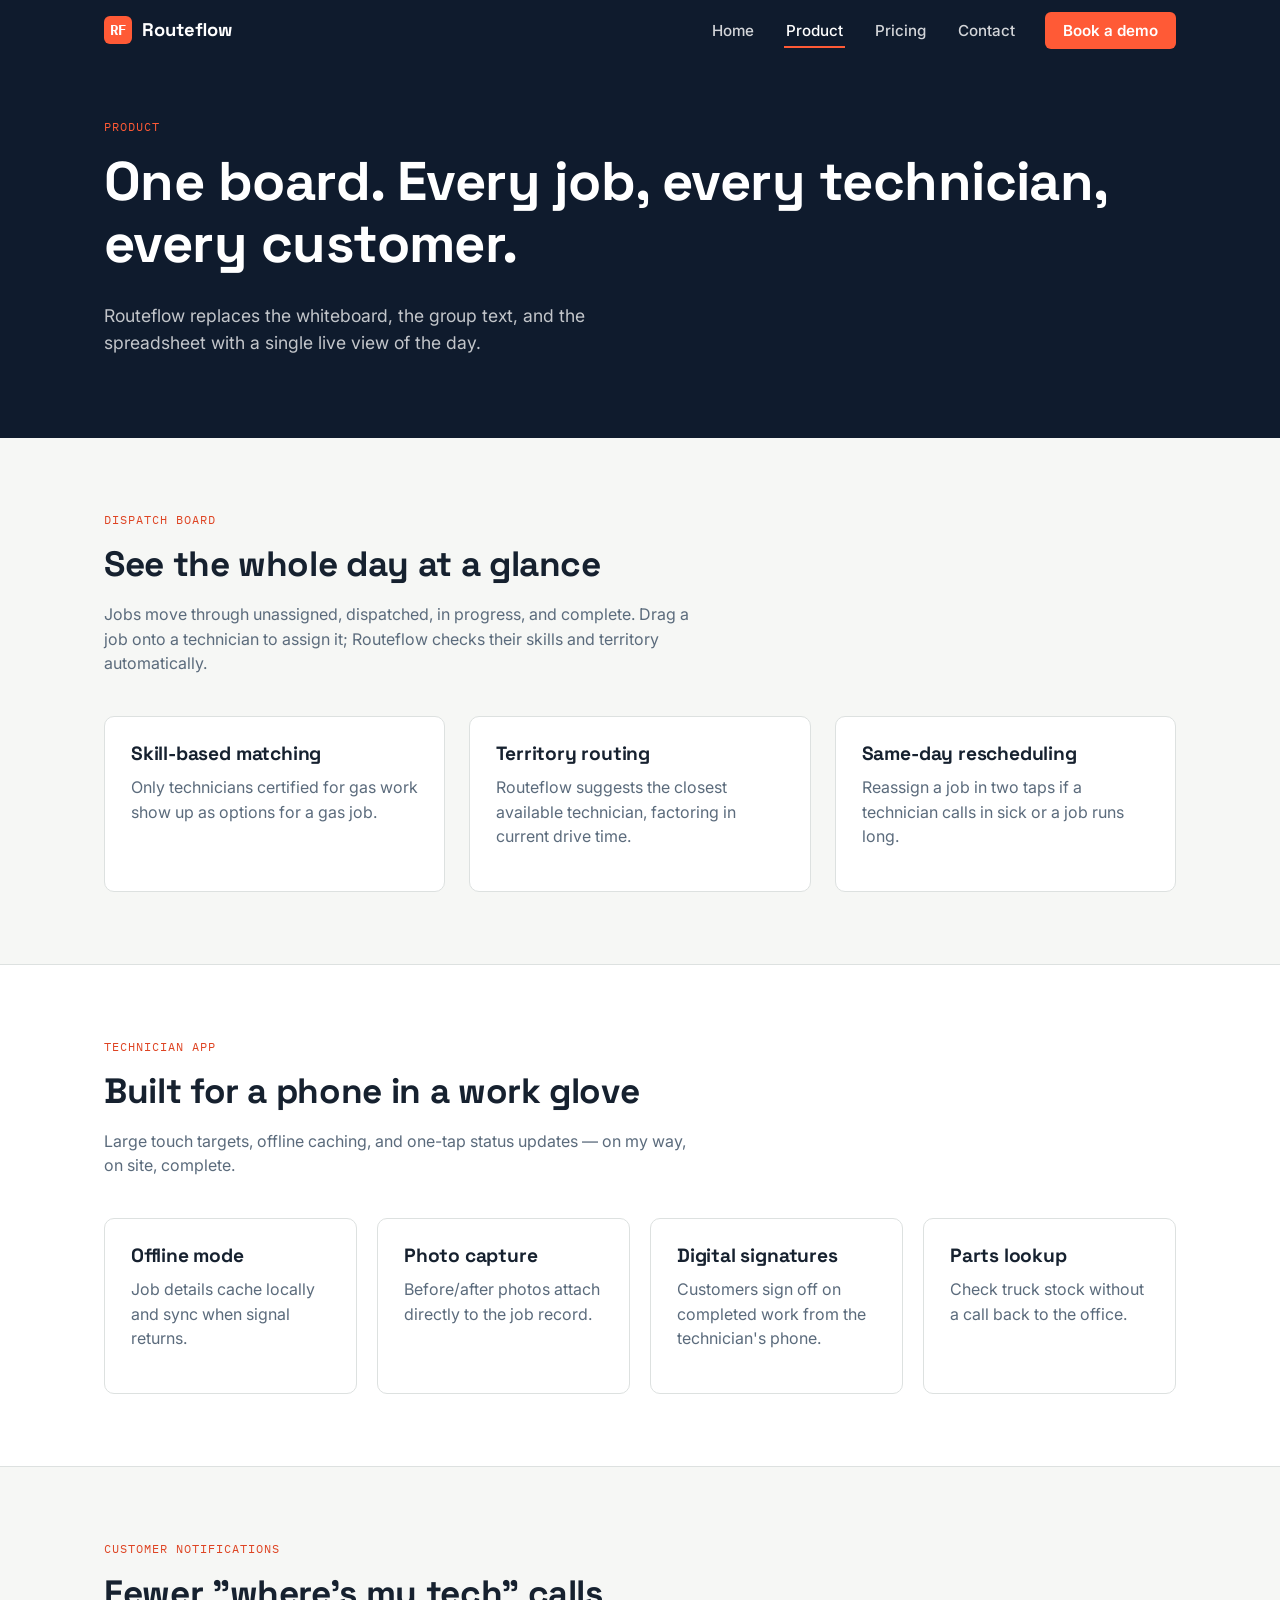
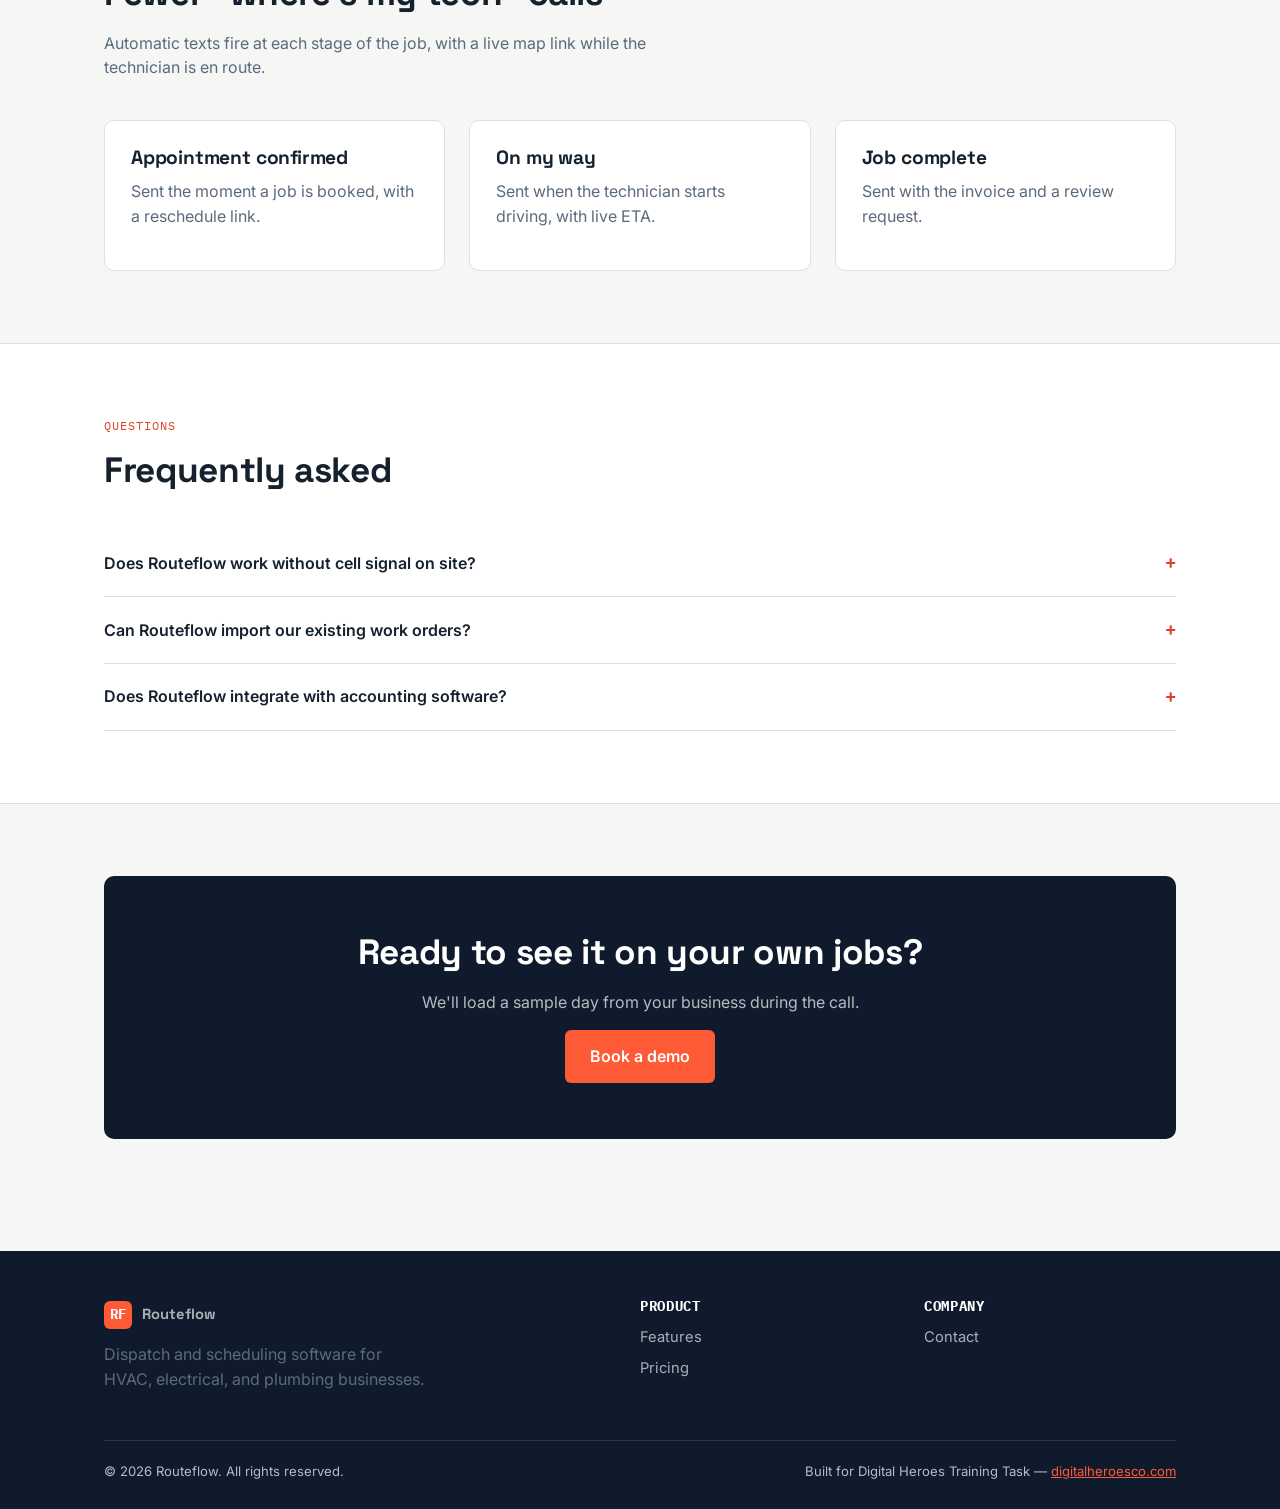
<file: product.html>
<!DOCTYPE html>
<html lang="en">
<head>
<meta charset="UTF-8">
<meta name="viewport" content="width=device-width, initial-scale=1.0">
<title>Product — Routeflow Dispatch & Scheduling</title>
<meta name="description" content="Explore Routeflow's dispatch board, technician mobile app, customer notifications, and reporting built for trade service businesses.">
<link rel="canonical" href="https://karanchauhan7628-cloud.github.io/Task-DigitalHeros/product.html">
<meta name="theme-color" content="#0F1B2D">

<meta property="og:type" content="website">
<meta property="og:site_name" content="Routeflow">
<meta property="og:title" content="Product — Routeflow Dispatch & Scheduling">
<meta property="og:description" content="The dispatch board, mobile app, and reporting tools built for trade service businesses.">
<meta property="og:url" content="https://karanchauhan7628-cloud.github.io/Task-DigitalHeros/product.html">
<meta property="og:image" content="https://karanchauhan7628-cloud.github.io/Task-DigitalHeros/assets/og-image.png">
<meta name="twitter:card" content="summary_large_image">
<meta name="twitter:title" content="Product — Routeflow Dispatch & Scheduling">
<meta name="twitter:description" content="The dispatch board, mobile app, and reporting tools built for trade service businesses.">

<link rel="preconnect" href="https://fonts.googleapis.com">
<link rel="preconnect" href="https://fonts.gstatic.com" crossorigin>
<link rel="stylesheet" href="https://fonts.googleapis.com/css2?family=Space+Grotesk:wght@500;700&family=Inter:wght@400;500;600;700&family=IBM+Plex+Mono:wght@400;500;700&display=swap">
<link rel="stylesheet" href="assets/css/style.css">

<script type="application/ld+json">
{
  "@context": "https://schema.org",
  "@type": "SoftwareApplication",
  "name": "Routeflow",
  "applicationCategory": "BusinessApplication",
  "operatingSystem": "Web, iOS, Android",
  "description": "Dispatch and scheduling software for HVAC, electrical, and plumbing businesses, including a live dispatch board, technician mobile app, and customer notifications.",
  "offers": {
    "@type": "Offer",
    "priceCurrency": "USD",
    "price": "49.00",
    "url": "https://karanchauhan7628-cloud.github.io/Task-DigitalHeros/pricing.html"
  }
}
</script>

<script type="application/ld+json">
{
  "@context": "https://schema.org",
  "@type": "FAQPage",
  "mainEntity": [
    {
      "@type": "Question",
      "name": "Does Routeflow work without cell signal on site?",
      "acceptedAnswer": {
        "@type": "Answer",
        "text": "Yes. The technician app caches the day's jobs and syncs automatically once signal returns."
      }
    },
    {
      "@type": "Question",
      "name": "Can Routeflow import our existing work orders?",
      "acceptedAnswer": {
        "@type": "Answer",
        "text": "Yes. Our onboarding team imports work orders and customer history from a spreadsheet or your previous system."
      }
    },
    {
      "@type": "Question",
      "name": "Does Routeflow integrate with accounting software?",
      "acceptedAnswer": {
        "@type": "Answer",
        "text": "Routeflow syncs completed jobs and invoices with QuickBooks and Xero automatically."
      }
    }
  ]
}
</script>
</head>
<body>
<a class="skip-link" href="#main">Skip to main content</a>

<header class="site-header">
  <div class="container nav-row">
    <a class="brand" href="index.html">
      <span class="brand-mark" aria-hidden="true">RF</span>
      Routeflow
    </a>
    <button class="nav-toggle" aria-expanded="false" aria-controls="primary-nav">Menu</button>
    <nav class="primary-nav" id="primary-nav" aria-label="Primary">
      <ul>
        <li><a href="index.html">Home</a></li>
        <li><a href="product.html" aria-current="page">Product</a></li>
        <li><a href="pricing.html">Pricing</a></li>
        <li><a href="contact.html">Contact</a></li>
        <li><a class="nav-cta" href="contact.html">Book a demo</a></li>
      </ul>
    </nav>
  </div>
</header>

<main id="main">

  <section class="hero" style="padding-block:56px 64px;">
    <div class="container">
      <span class="eyebrow">Product</span>
      <h1>One board. Every job, every technician, every customer.</h1>
      <p class="lede">Routeflow replaces the whiteboard, the group text, and the spreadsheet with a single live view of the day.</p>
    </div>
  </section>

  <section aria-labelledby="board-heading">
    <div class="container">
      <div class="section-head">
        <span class="eyebrow">Dispatch board</span>
        <h2 id="board-heading">See the whole day at a glance</h2>
        <p>Jobs move through unassigned, dispatched, in progress, and complete. Drag a job onto a technician to assign it; Routeflow checks their skills and territory automatically.</p>
      </div>
      <div class="grid-3">
        <div class="card">
          <h3>Skill-based matching</h3>
          <p>Only technicians certified for gas work show up as options for a gas job.</p>
        </div>
        <div class="card">
          <h3>Territory routing</h3>
          <p>Routeflow suggests the closest available technician, factoring in current drive time.</p>
        </div>
        <div class="card">
          <h3>Same-day rescheduling</h3>
          <p>Reassign a job in two taps if a technician calls in sick or a job runs long.</p>
        </div>
      </div>
    </div>
  </section>

  <section class="section-alt" aria-labelledby="app-heading">
    <div class="container">
      <div class="section-head">
        <span class="eyebrow">Technician app</span>
        <h2 id="app-heading">Built for a phone in a work glove</h2>
        <p>Large touch targets, offline caching, and one-tap status updates &mdash; on my way, on site, complete.</p>
      </div>
      <div class="grid-4">
        <div class="card"><h3>Offline mode</h3><p>Job details cache locally and sync when signal returns.</p></div>
        <div class="card"><h3>Photo capture</h3><p>Before/after photos attach directly to the job record.</p></div>
        <div class="card"><h3>Digital signatures</h3><p>Customers sign off on completed work from the technician's phone.</p></div>
        <div class="card"><h3>Parts lookup</h3><p>Check truck stock without a call back to the office.</p></div>
      </div>
    </div>
  </section>

  <section aria-labelledby="notify-heading">
    <div class="container">
      <div class="section-head">
        <span class="eyebrow">Customer notifications</span>
        <h2 id="notify-heading">Fewer "where's my tech" calls</h2>
        <p>Automatic texts fire at each stage of the job, with a live map link while the technician is en route.</p>
      </div>
      <div class="grid-3">
        <div class="card"><h3>Appointment confirmed</h3><p>Sent the moment a job is booked, with a reschedule link.</p></div>
        <div class="card"><h3>On my way</h3><p>Sent when the technician starts driving, with live ETA.</p></div>
        <div class="card"><h3>Job complete</h3><p>Sent with the invoice and a review request.</p></div>
      </div>
    </div>
  </section>

  <section class="section-alt" aria-labelledby="faq-heading">
    <div class="container">
      <div class="section-head">
        <span class="eyebrow">Questions</span>
        <h2 id="faq-heading">Frequently asked</h2>
      </div>
      <div>
        <details class="faq-item">
          <summary>Does Routeflow work without cell signal on site?</summary>
          <p>Yes. The technician app caches the day's jobs and syncs automatically once signal returns.</p>
        </details>
        <details class="faq-item">
          <summary>Can Routeflow import our existing work orders?</summary>
          <p>Yes. Our onboarding team imports work orders and customer history from a spreadsheet or your previous system.</p>
        </details>
        <details class="faq-item">
          <summary>Does Routeflow integrate with accounting software?</summary>
          <p>Routeflow syncs completed jobs and invoices with QuickBooks and Xero automatically.</p>
        </details>
      </div>
    </div>
  </section>

  <section>
    <div class="container">
      <div class="cta-band">
        <h2>Ready to see it on your own jobs?</h2>
        <p>We'll load a sample day from your business during the call.</p>
        <a class="btn btn-primary" href="contact.html">Book a demo</a>
      </div>
    </div>
  </section>

</main>

<footer class="site-footer">
  <div class="container">
    <div class="footer-grid">
      <div>
        <a class="brand" href="index.html" style="margin-bottom:12px;">
          <span class="brand-mark" aria-hidden="true">RF</span>
          Routeflow
        </a>
        <p style="max-width:32ch;">Dispatch and scheduling software for HVAC, electrical, and plumbing businesses.</p>
      </div>
      <div>
        <h4>Product</h4>
        <ul>
          <li><a href="product.html">Features</a></li>
          <li><a href="pricing.html">Pricing</a></li>
        </ul>
      </div>
      <div>
        <h4>Company</h4>
        <ul><li><a href="contact.html">Contact</a></li></ul>
      </div>
    </div>
    <div class="footer-bottom">
      <span>&copy; 2026 Routeflow. All rights reserved.</span>
      <span class="footer-credit">Built for Digital Heroes Training Task &mdash; <a href="https://digitalheroesco.com" target="_blank" rel="noopener">digitalheroesco.com</a></span>
    </div>
  </div>
</footer>

<script src="assets/js/main.js"></script>
</body>
</html>
</file>
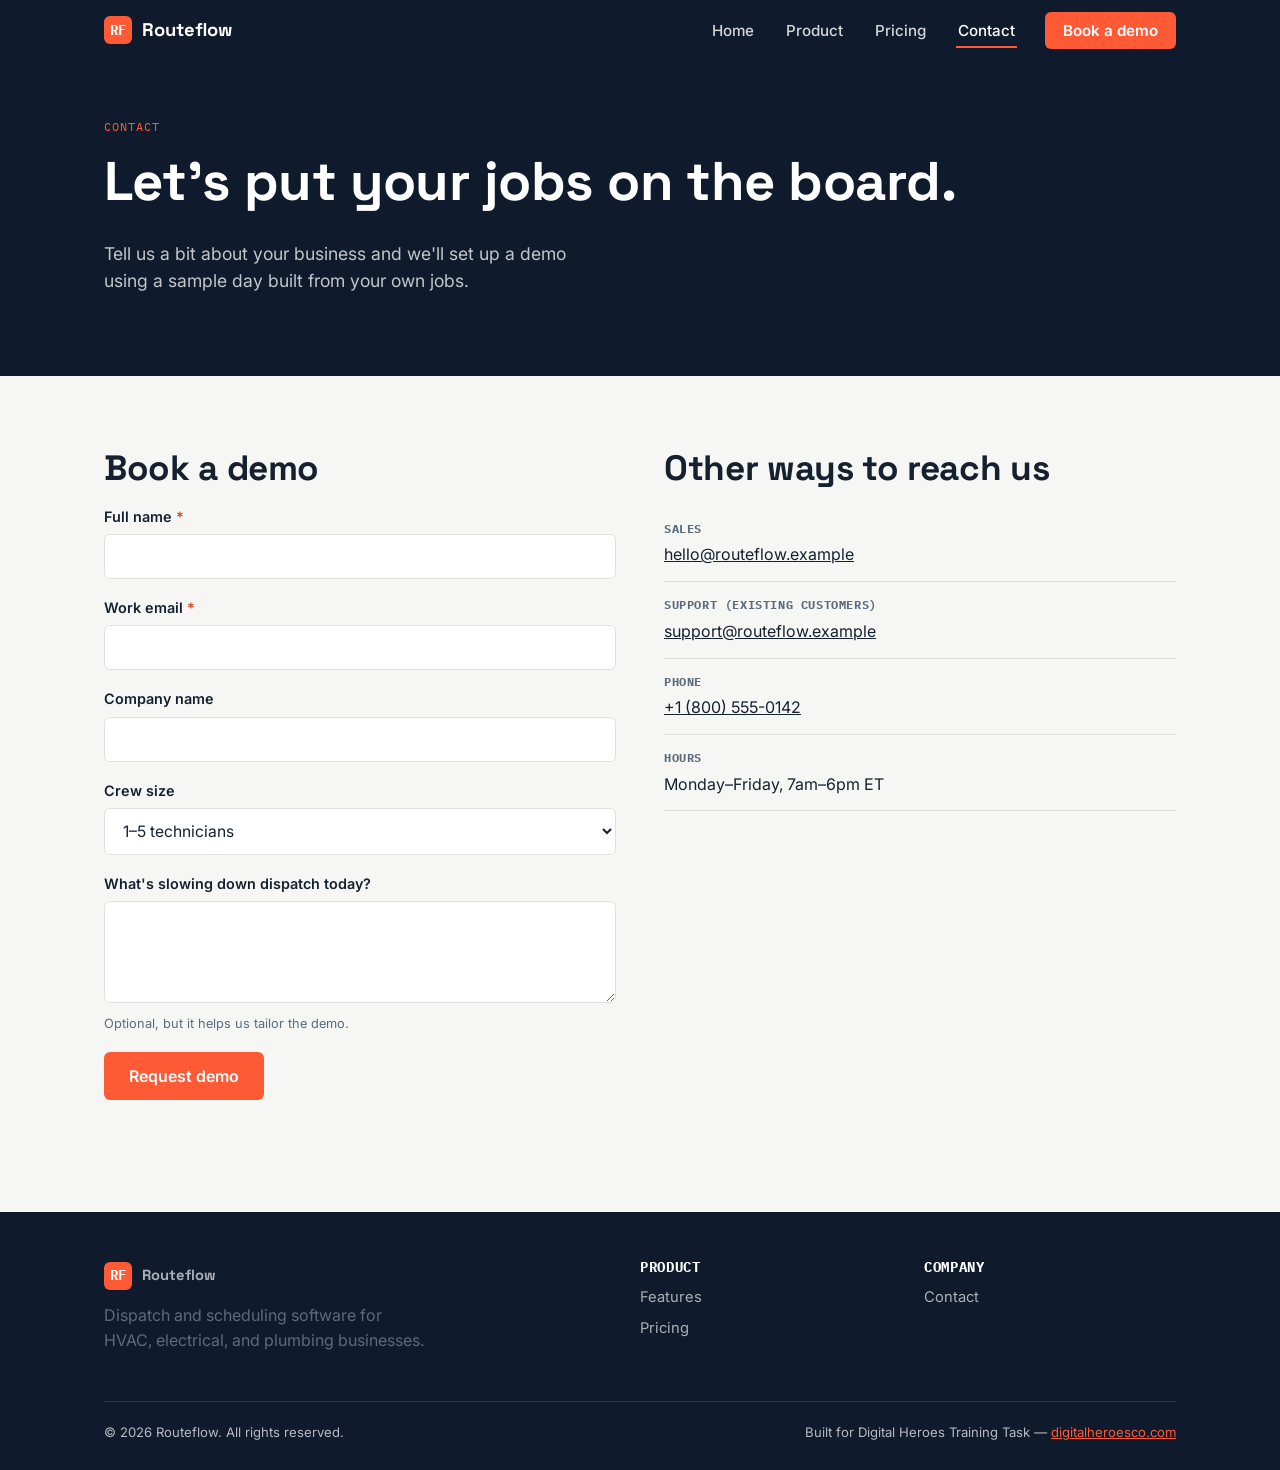
<file: site/contact.html>
<!DOCTYPE html>
<html lang="en">
<head>
<meta charset="UTF-8">
<meta name="viewport" content="width=device-width, initial-scale=1.0">
<title>Contact — Routeflow Dispatch & Scheduling</title>
<meta name="description" content="Book a Routeflow demo or get in touch with our sales team about dispatch and scheduling software for trade businesses.">
<link rel="canonical" href="https://routeflow.example/contact.html">
<meta name="theme-color" content="#0F1B2D">

<meta property="og:type" content="website">
<meta property="og:site_name" content="Routeflow">
<meta property="og:title" content="Contact — Routeflow Dispatch & Scheduling">
<meta property="og:description" content="Book a demo or get in touch with our sales team.">
<meta property="og:url" content="https://routeflow.example/contact.html">
<meta property="og:image" content="https://routeflow.example/assets/og-image.png">
<meta name="twitter:card" content="summary_large_image">
<meta name="twitter:title" content="Contact — Routeflow Dispatch & Scheduling">
<meta name="twitter:description" content="Book a demo or get in touch with our sales team.">

<link rel="preconnect" href="https://fonts.googleapis.com">
<link rel="preconnect" href="https://fonts.gstatic.com" crossorigin>
<link rel="stylesheet" href="https://fonts.googleapis.com/css2?family=Space+Grotesk:wght@500;700&family=Inter:wght@400;500;600;700&family=IBM+Plex+Mono:wght@400;500;700&display=swap">
<link rel="stylesheet" href="/assets/css/style.css">

<script type="application/ld+json">
{
  "@context": "https://schema.org",
  "@type": "Organization",
  "name": "Routeflow",
  "url": "https://routeflow.example/",
  "contactPoint": {
    "@type": "ContactPoint",
    "contactType": "sales",
    "email": "hello@routeflow.example",
    "areaServed": "US"
  }
}
</script>
</head>
<body>
<a class="skip-link" href="#main">Skip to main content</a>

<header class="site-header">
  <div class="container nav-row">
    <a class="brand" href="/">
      <span class="brand-mark" aria-hidden="true">RF</span>
      Routeflow
    </a>
    <button class="nav-toggle" aria-expanded="false" aria-controls="primary-nav">Menu</button>
    <nav class="primary-nav" id="primary-nav" aria-label="Primary">
      <ul>
        <li><a href="/">Home</a></li>
        <li><a href="/product.html">Product</a></li>
        <li><a href="/pricing.html">Pricing</a></li>
        <li><a href="/contact.html" aria-current="page">Contact</a></li>
        <li><a class="nav-cta" href="/contact.html">Book a demo</a></li>
      </ul>
    </nav>
  </div>
</header>

<main id="main">

  <section class="hero" style="padding-block:56px 64px;">
    <div class="container">
      <span class="eyebrow">Contact</span>
      <h1>Let's put your jobs on the board.</h1>
      <p class="lede">Tell us a bit about your business and we'll set up a demo using a sample day built from your own jobs.</p>
    </div>
  </section>

  <section aria-labelledby="contact-heading">
    <div class="container contact-grid">
      <div>
        <h2 id="contact-heading">Book a demo</h2>
        <!--
          Static-site friendly form submission via Formspree.
          Replace YOUR_FORM_ID with your own endpoint from https://formspree.io
          (No backend/server code required.)
        -->
        <form action="https://formspree.io/f/YOUR_FORM_ID" method="POST" novalidate>
          <div class="field">
            <label for="name">Full name <span class="required-mark" aria-hidden="true">*</span></label>
            <input type="text" id="name" name="name" autocomplete="name" required aria-required="true">
          </div>
          <div class="field">
            <label for="email">Work email <span class="required-mark" aria-hidden="true">*</span></label>
            <input type="email" id="email" name="email" autocomplete="email" required aria-required="true">
          </div>
          <div class="field">
            <label for="company">Company name</label>
            <input type="text" id="company" name="company" autocomplete="organization">
          </div>
          <div class="field">
            <label for="crew-size">Crew size</label>
            <select id="crew-size" name="crew_size">
              <option value="1-5">1&ndash;5 technicians</option>
              <option value="6-20">6&ndash;20 technicians</option>
              <option value="21-50">21&ndash;50 technicians</option>
              <option value="50+">50+ technicians</option>
            </select>
          </div>
          <div class="field">
            <label for="message">What's slowing down dispatch today?</label>
            <textarea id="message" name="message" rows="4"></textarea>
            <p class="hint" id="message-hint">Optional, but it helps us tailor the demo.</p>
          </div>
          <button class="btn btn-primary" type="submit">Request demo</button>
        </form>
      </div>

      <div>
        <h2>Other ways to reach us</h2>
        <ul class="info-list">
          <li>
            <strong>Sales</strong>
            <a href="mailto:hello@routeflow.example">hello@routeflow.example</a>
          </li>
          <li>
            <strong>Support (existing customers)</strong>
            <a href="mailto:support@routeflow.example">support@routeflow.example</a>
          </li>
          <li>
            <strong>Phone</strong>
            <a href="tel:+18005550142">+1 (800) 555-0142</a>
          </li>
          <li>
            <strong>Hours</strong>
            Monday&ndash;Friday, 7am&ndash;6pm ET
          </li>
        </ul>
      </div>
    </div>
  </section>

</main>

<footer class="site-footer">
  <div class="container">
    <div class="footer-grid">
      <div>
        <a class="brand" href="/" style="margin-bottom:12px;">
          <span class="brand-mark" aria-hidden="true">RF</span>
          Routeflow
        </a>
        <p style="max-width:32ch;">Dispatch and scheduling software for HVAC, electrical, and plumbing businesses.</p>
      </div>
      <div>
        <h4>Product</h4>
        <ul>
          <li><a href="/product.html">Features</a></li>
          <li><a href="/pricing.html">Pricing</a></li>
        </ul>
      </div>
      <div>
        <h4>Company</h4>
        <ul><li><a href="/contact.html">Contact</a></li></ul>
      </div>
    </div>
    <div class="footer-bottom">
      <span>&copy; 2026 Routeflow. All rights reserved.</span>
      <span class="footer-credit">Built for Digital Heroes Training Task &mdash; <a href="https://digitalheroesco.com" target="_blank" rel="noopener">digitalheroesco.com</a></span>
    </div>
  </div>
</footer>

<script src="/assets/js/main.js"></script>
</body>
</html>
</file>
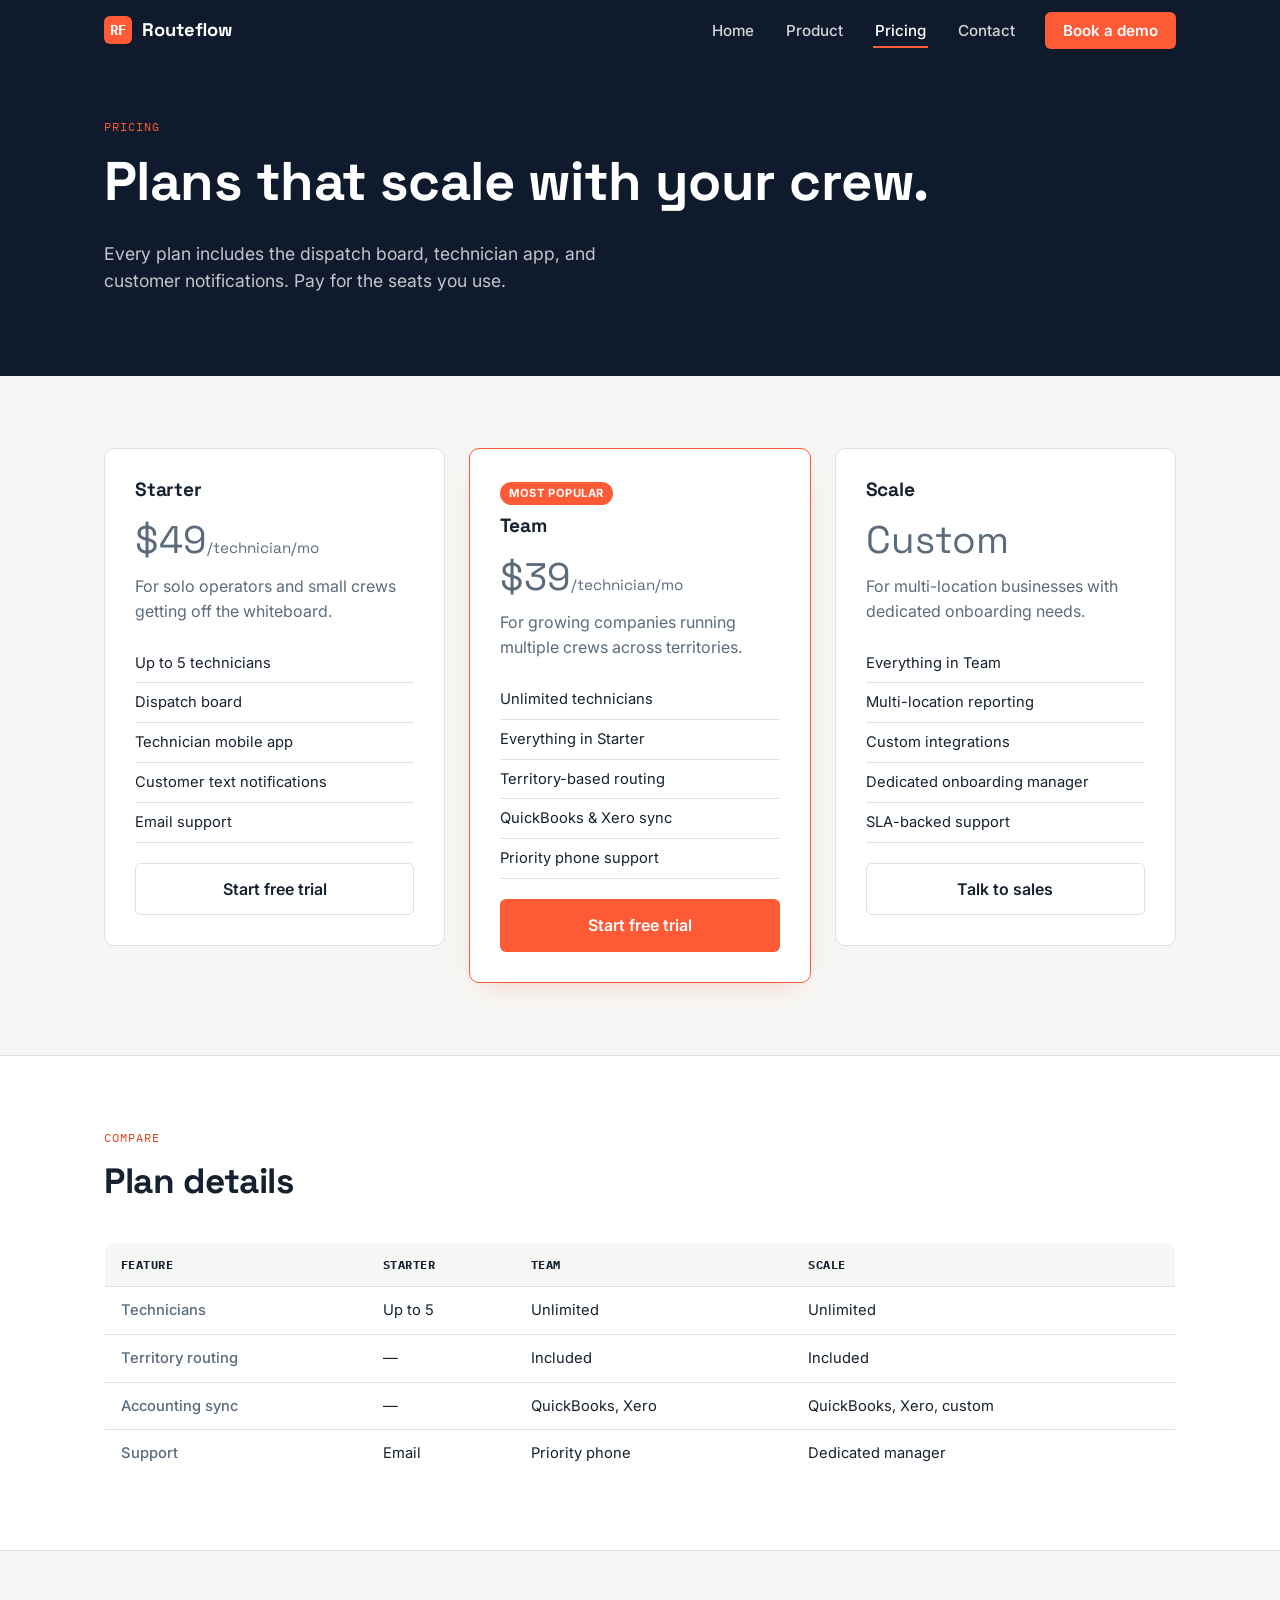
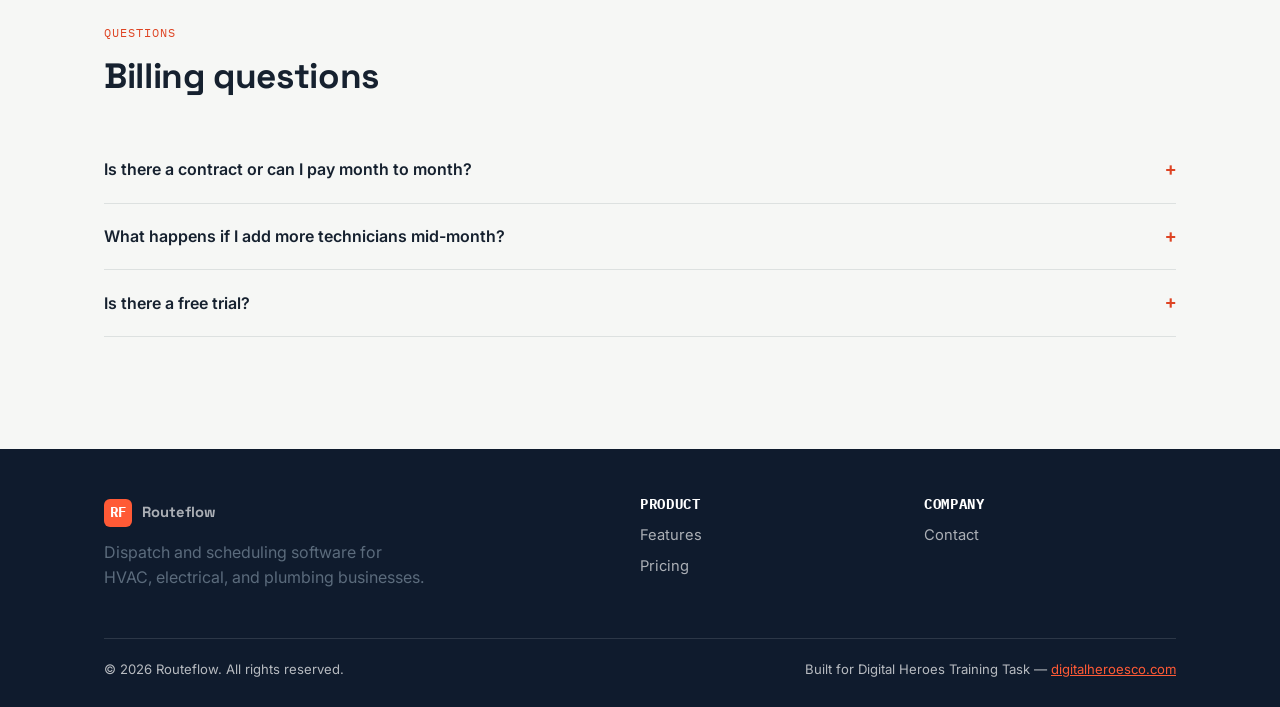
<file: site/pricing.html>
<!DOCTYPE html>
<html lang="en">
<head>
<meta charset="UTF-8">
<meta name="viewport" content="width=device-width, initial-scale=1.0">
<title>Pricing — Routeflow Dispatch & Scheduling</title>
<meta name="description" content="Routeflow pricing plans for trade service businesses, from solo operators to multi-crew companies. Starts at $49 per month.">
<link rel="canonical" href="https://routeflow.example/pricing.html">
<meta name="theme-color" content="#0F1B2D">

<meta property="og:type" content="website">
<meta property="og:site_name" content="Routeflow">
<meta property="og:title" content="Pricing — Routeflow Dispatch & Scheduling">
<meta property="og:description" content="Plans for trade service businesses, from solo operators to multi-crew companies.">
<meta property="og:url" content="https://routeflow.example/pricing.html">
<meta property="og:image" content="https://routeflow.example/assets/og-image.png">
<meta name="twitter:card" content="summary_large_image">
<meta name="twitter:title" content="Pricing — Routeflow Dispatch & Scheduling">
<meta name="twitter:description" content="Plans for trade service businesses, from solo operators to multi-crew companies.">

<link rel="preconnect" href="https://fonts.googleapis.com">
<link rel="preconnect" href="https://fonts.gstatic.com" crossorigin>
<link rel="stylesheet" href="https://fonts.googleapis.com/css2?family=Space+Grotesk:wght@500;700&family=Inter:wght@400;500;600;700&family=IBM+Plex+Mono:wght@400;500;700&display=swap">
<link rel="stylesheet" href="/assets/css/style.css">

<script type="application/ld+json">
{
  "@context": "https://schema.org",
  "@type": "Product",
  "name": "Routeflow",
  "description": "Dispatch and scheduling software for trade service businesses.",
  "offers": [
    {
      "@type": "Offer",
      "name": "Starter",
      "price": "49.00",
      "priceCurrency": "USD",
      "url": "https://routeflow.example/pricing.html"
    },
    {
      "@type": "Offer",
      "name": "Team",
      "price": "129.00",
      "priceCurrency": "USD",
      "url": "https://routeflow.example/pricing.html"
    },
    {
      "@type": "Offer",
      "name": "Scale",
      "price": "0",
      "priceCurrency": "USD",
      "description": "Custom pricing, contact sales",
      "url": "https://routeflow.example/contact.html"
    }
  ]
}
</script>

<script type="application/ld+json">
{
  "@context": "https://schema.org",
  "@type": "FAQPage",
  "mainEntity": [
    {
      "@type": "Question",
      "name": "Is there a contract or can I pay month to month?",
      "acceptedAnswer": {
        "@type": "Answer",
        "text": "All plans are month to month with no long-term contract. Annual billing is available at a discount."
      }
    },
    {
      "@type": "Question",
      "name": "What happens if I add more technicians mid-month?",
      "acceptedAnswer": {
        "@type": "Answer",
        "text": "You are billed a prorated amount for the rest of the current cycle, then the new seat count applies going forward."
      }
    },
    {
      "@type": "Question",
      "name": "Is there a free trial?",
      "acceptedAnswer": {
        "@type": "Answer",
        "text": "Yes, every plan includes a 14-day free trial with no card required."
      }
    }
  ]
}
</script>
</head>
<body>
<a class="skip-link" href="#main">Skip to main content</a>

<header class="site-header">
  <div class="container nav-row">
    <a class="brand" href="/">
      <span class="brand-mark" aria-hidden="true">RF</span>
      Routeflow
    </a>
    <button class="nav-toggle" aria-expanded="false" aria-controls="primary-nav">Menu</button>
    <nav class="primary-nav" id="primary-nav" aria-label="Primary">
      <ul>
        <li><a href="/">Home</a></li>
        <li><a href="/product.html">Product</a></li>
        <li><a href="/pricing.html" aria-current="page">Pricing</a></li>
        <li><a href="/contact.html">Contact</a></li>
        <li><a class="nav-cta" href="/contact.html">Book a demo</a></li>
      </ul>
    </nav>
  </div>
</header>

<main id="main">

  <section class="hero" style="padding-block:56px 64px;">
    <div class="container">
      <span class="eyebrow">Pricing</span>
      <h1>Plans that scale with your crew.</h1>
      <p class="lede">Every plan includes the dispatch board, technician app, and customer notifications. Pay for the seats you use.</p>
    </div>
  </section>

  <section aria-labelledby="plans-heading">
    <div class="container">
      <h2 id="plans-heading" class="visually-hidden">Plans</h2>
      <div class="pricing-grid">
        <div class="price-card">
          <h3>Starter</h3>
          <p class="price-amount">$49<small>/technician/mo</small></p>
          <p>For solo operators and small crews getting off the whiteboard.</p>
          <ul>
            <li>Up to 5 technicians</li>
            <li>Dispatch board</li>
            <li>Technician mobile app</li>
            <li>Customer text notifications</li>
            <li>Email support</li>
          </ul>
          <a class="btn btn-ghost" href="/contact.html" style="width:100%; justify-content:center;">Start free trial</a>
        </div>

        <div class="price-card is-featured">
          <span class="badge">Most popular</span>
          <h3>Team</h3>
          <p class="price-amount">$39<small>/technician/mo</small></p>
          <p>For growing companies running multiple crews across territories.</p>
          <ul>
            <li>Unlimited technicians</li>
            <li>Everything in Starter</li>
            <li>Territory-based routing</li>
            <li>QuickBooks &amp; Xero sync</li>
            <li>Priority phone support</li>
          </ul>
          <a class="btn btn-primary" href="/contact.html" style="width:100%; justify-content:center;">Start free trial</a>
        </div>

        <div class="price-card">
          <h3>Scale</h3>
          <p class="price-amount">Custom</p>
          <p>For multi-location businesses with dedicated onboarding needs.</p>
          <ul>
            <li>Everything in Team</li>
            <li>Multi-location reporting</li>
            <li>Custom integrations</li>
            <li>Dedicated onboarding manager</li>
            <li>SLA-backed support</li>
          </ul>
          <a class="btn btn-ghost" href="/contact.html" style="width:100%; justify-content:center;">Talk to sales</a>
        </div>
      </div>
    </div>
  </section>

  <section class="section-alt" aria-labelledby="compare-heading">
    <div class="container">
      <div class="section-head">
        <span class="eyebrow">Compare</span>
        <h2 id="compare-heading">Plan details</h2>
      </div>
      <table class="compare">
        <caption class="visually-hidden">Feature comparison across Starter, Team, and Scale plans</caption>
        <thead>
          <tr>
            <th scope="col">Feature</th>
            <th scope="col">Starter</th>
            <th scope="col">Team</th>
            <th scope="col">Scale</th>
          </tr>
        </thead>
        <tbody>
          <tr>
            <th scope="row">Technicians</th>
            <td>Up to 5</td>
            <td>Unlimited</td>
            <td>Unlimited</td>
          </tr>
          <tr>
            <th scope="row">Territory routing</th>
            <td>&mdash;</td>
            <td>Included</td>
            <td>Included</td>
          </tr>
          <tr>
            <th scope="row">Accounting sync</th>
            <td>&mdash;</td>
            <td>QuickBooks, Xero</td>
            <td>QuickBooks, Xero, custom</td>
          </tr>
          <tr>
            <th scope="row">Support</th>
            <td>Email</td>
            <td>Priority phone</td>
            <td>Dedicated manager</td>
          </tr>
        </tbody>
      </table>
    </div>
  </section>

  <section aria-labelledby="faq-heading">
    <div class="container">
      <div class="section-head">
        <span class="eyebrow">Questions</span>
        <h2 id="faq-heading">Billing questions</h2>
      </div>
      <div>
        <details class="faq-item">
          <summary>Is there a contract or can I pay month to month?</summary>
          <p>All plans are month to month with no long-term contract. Annual billing is available at a discount.</p>
        </details>
        <details class="faq-item">
          <summary>What happens if I add more technicians mid-month?</summary>
          <p>You are billed a prorated amount for the rest of the current cycle, then the new seat count applies going forward.</p>
        </details>
        <details class="faq-item">
          <summary>Is there a free trial?</summary>
          <p>Yes, every plan includes a 14-day free trial with no card required.</p>
        </details>
      </div>
    </div>
  </section>

</main>

<footer class="site-footer">
  <div class="container">
    <div class="footer-grid">
      <div>
        <a class="brand" href="/" style="margin-bottom:12px;">
          <span class="brand-mark" aria-hidden="true">RF</span>
          Routeflow
        </a>
        <p style="max-width:32ch;">Dispatch and scheduling software for HVAC, electrical, and plumbing businesses.</p>
      </div>
      <div>
        <h4>Product</h4>
        <ul>
          <li><a href="/product.html">Features</a></li>
          <li><a href="/pricing.html">Pricing</a></li>
        </ul>
      </div>
      <div>
        <h4>Company</h4>
        <ul><li><a href="/contact.html">Contact</a></li></ul>
      </div>
    </div>
    <div class="footer-bottom">
      <span>&copy; 2026 Routeflow. All rights reserved.</span>
      <span class="footer-credit">Built for Digital Heroes Training Task &mdash; <a href="https://digitalheroesco.com" target="_blank" rel="noopener">digitalheroesco.com</a></span>
    </div>
  </div>
</footer>

<script src="/assets/js/main.js"></script>
</body>
</html>
</file>
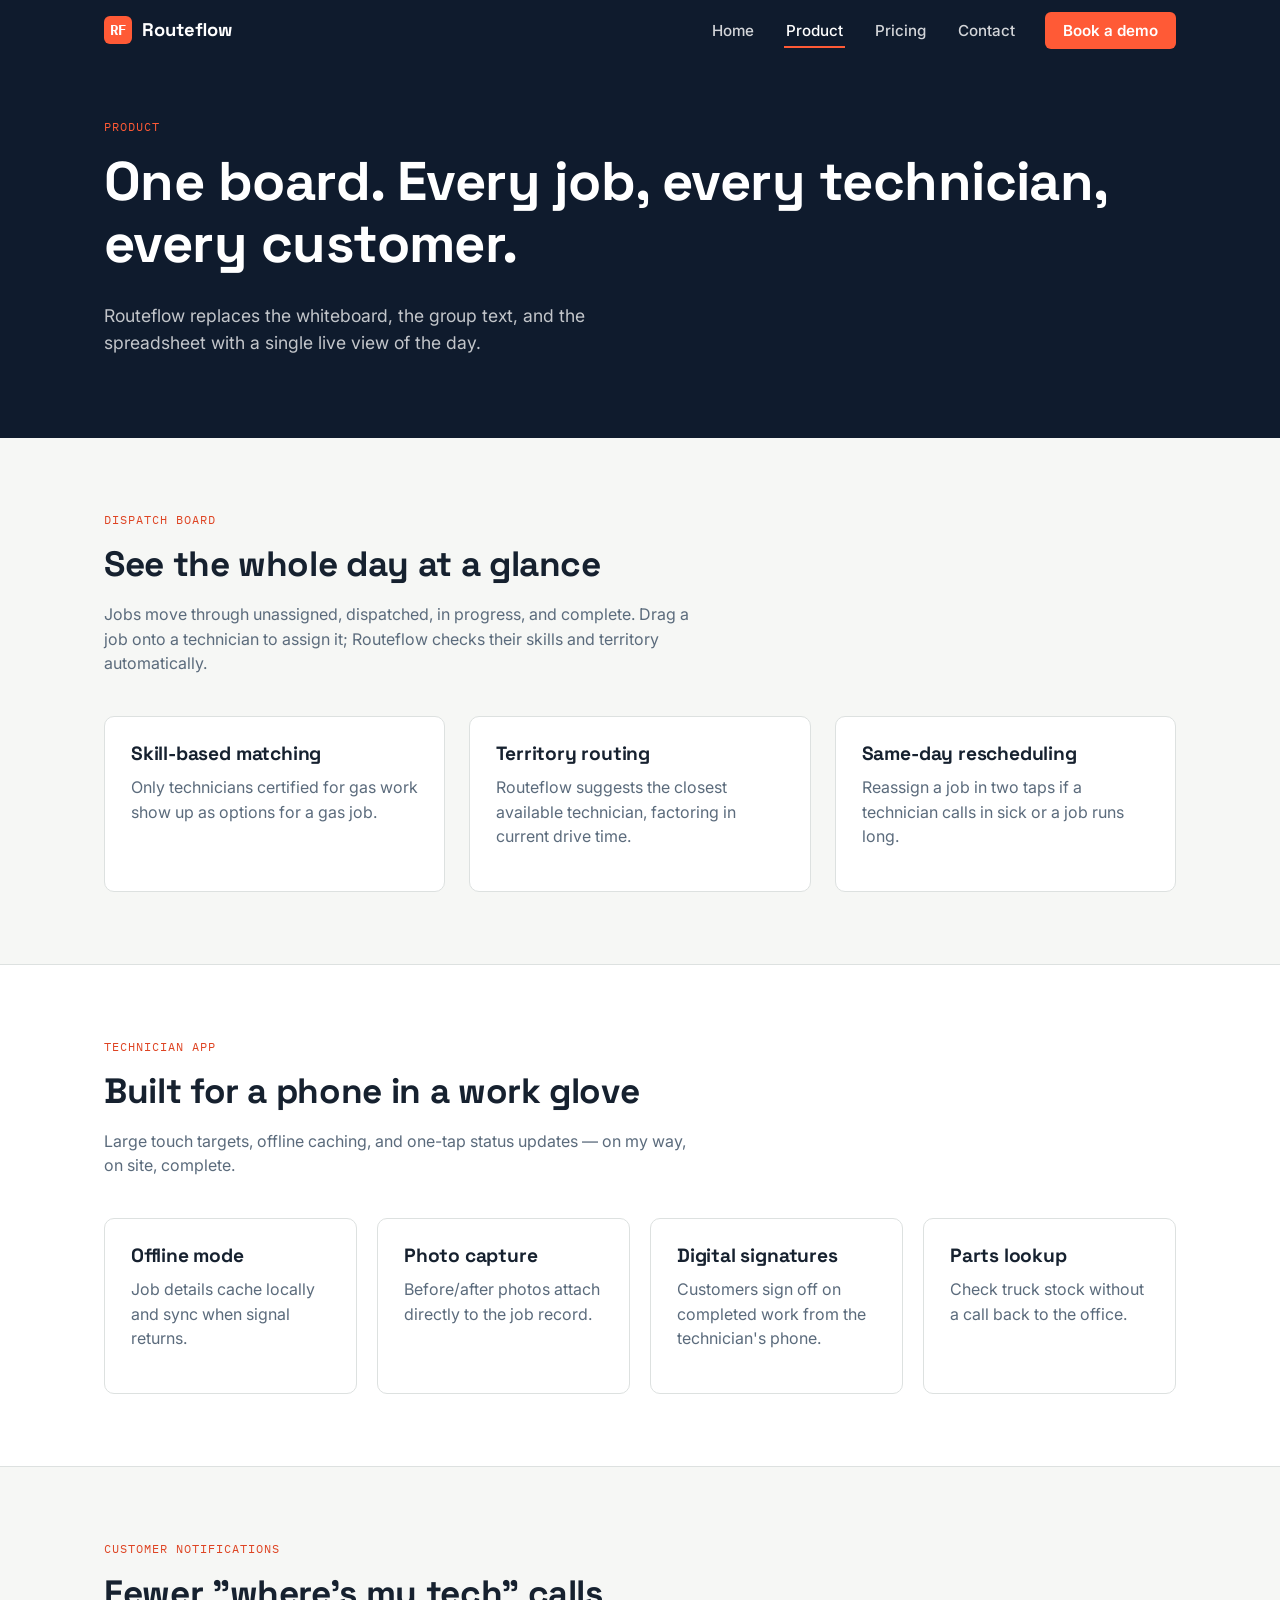
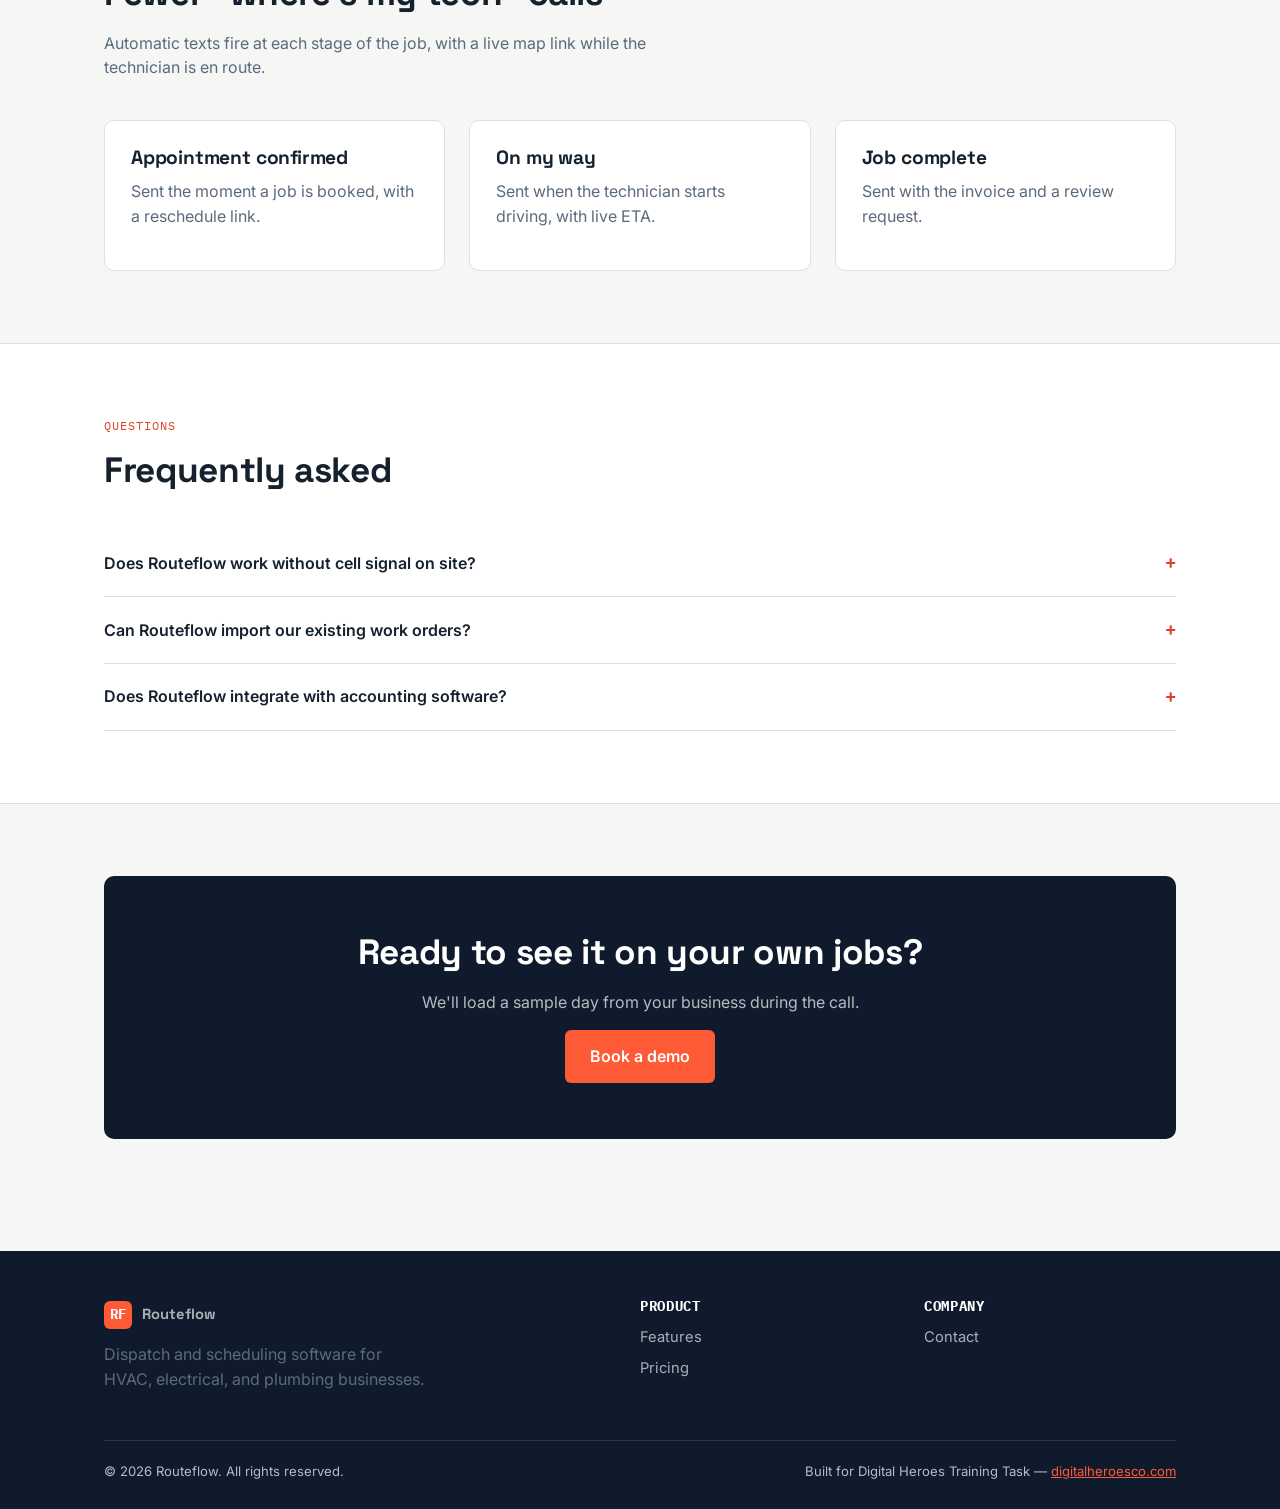
<file: site/product.html>
<!DOCTYPE html>
<html lang="en">
<head>
<meta charset="UTF-8">
<meta name="viewport" content="width=device-width, initial-scale=1.0">
<title>Product — Routeflow Dispatch & Scheduling</title>
<meta name="description" content="Explore Routeflow's dispatch board, technician mobile app, customer notifications, and reporting built for trade service businesses.">
<link rel="canonical" href="https://routeflow.example/product.html">
<meta name="theme-color" content="#0F1B2D">

<meta property="og:type" content="website">
<meta property="og:site_name" content="Routeflow">
<meta property="og:title" content="Product — Routeflow Dispatch & Scheduling">
<meta property="og:description" content="The dispatch board, mobile app, and reporting tools built for trade service businesses.">
<meta property="og:url" content="https://routeflow.example/product.html">
<meta property="og:image" content="https://routeflow.example/assets/og-image.png">
<meta name="twitter:card" content="summary_large_image">
<meta name="twitter:title" content="Product — Routeflow Dispatch & Scheduling">
<meta name="twitter:description" content="The dispatch board, mobile app, and reporting tools built for trade service businesses.">

<link rel="preconnect" href="https://fonts.googleapis.com">
<link rel="preconnect" href="https://fonts.gstatic.com" crossorigin>
<link rel="stylesheet" href="https://fonts.googleapis.com/css2?family=Space+Grotesk:wght@500;700&family=Inter:wght@400;500;600;700&family=IBM+Plex+Mono:wght@400;500;700&display=swap">
<link rel="stylesheet" href="/assets/css/style.css">

<script type="application/ld+json">
{
  "@context": "https://schema.org",
  "@type": "SoftwareApplication",
  "name": "Routeflow",
  "applicationCategory": "BusinessApplication",
  "operatingSystem": "Web, iOS, Android",
  "description": "Dispatch and scheduling software for HVAC, electrical, and plumbing businesses, including a live dispatch board, technician mobile app, and customer notifications.",
  "offers": {
    "@type": "Offer",
    "priceCurrency": "USD",
    "price": "49.00",
    "url": "https://routeflow.example/pricing.html"
  }
}
</script>

<script type="application/ld+json">
{
  "@context": "https://schema.org",
  "@type": "FAQPage",
  "mainEntity": [
    {
      "@type": "Question",
      "name": "Does Routeflow work without cell signal on site?",
      "acceptedAnswer": {
        "@type": "Answer",
        "text": "Yes. The technician app caches the day's jobs and syncs automatically once signal returns."
      }
    },
    {
      "@type": "Question",
      "name": "Can Routeflow import our existing work orders?",
      "acceptedAnswer": {
        "@type": "Answer",
        "text": "Yes. Our onboarding team imports work orders and customer history from a spreadsheet or your previous system."
      }
    },
    {
      "@type": "Question",
      "name": "Does Routeflow integrate with accounting software?",
      "acceptedAnswer": {
        "@type": "Answer",
        "text": "Routeflow syncs completed jobs and invoices with QuickBooks and Xero automatically."
      }
    }
  ]
}
</script>
</head>
<body>
<a class="skip-link" href="#main">Skip to main content</a>

<header class="site-header">
  <div class="container nav-row">
    <a class="brand" href="/">
      <span class="brand-mark" aria-hidden="true">RF</span>
      Routeflow
    </a>
    <button class="nav-toggle" aria-expanded="false" aria-controls="primary-nav">Menu</button>
    <nav class="primary-nav" id="primary-nav" aria-label="Primary">
      <ul>
        <li><a href="/">Home</a></li>
        <li><a href="/product.html" aria-current="page">Product</a></li>
        <li><a href="/pricing.html">Pricing</a></li>
        <li><a href="/contact.html">Contact</a></li>
        <li><a class="nav-cta" href="/contact.html">Book a demo</a></li>
      </ul>
    </nav>
  </div>
</header>

<main id="main">

  <section class="hero" style="padding-block:56px 64px;">
    <div class="container">
      <span class="eyebrow">Product</span>
      <h1>One board. Every job, every technician, every customer.</h1>
      <p class="lede">Routeflow replaces the whiteboard, the group text, and the spreadsheet with a single live view of the day.</p>
    </div>
  </section>

  <section aria-labelledby="board-heading">
    <div class="container">
      <div class="section-head">
        <span class="eyebrow">Dispatch board</span>
        <h2 id="board-heading">See the whole day at a glance</h2>
        <p>Jobs move through unassigned, dispatched, in progress, and complete. Drag a job onto a technician to assign it; Routeflow checks their skills and territory automatically.</p>
      </div>
      <div class="grid-3">
        <div class="card">
          <h3>Skill-based matching</h3>
          <p>Only technicians certified for gas work show up as options for a gas job.</p>
        </div>
        <div class="card">
          <h3>Territory routing</h3>
          <p>Routeflow suggests the closest available technician, factoring in current drive time.</p>
        </div>
        <div class="card">
          <h3>Same-day rescheduling</h3>
          <p>Reassign a job in two taps if a technician calls in sick or a job runs long.</p>
        </div>
      </div>
    </div>
  </section>

  <section class="section-alt" aria-labelledby="app-heading">
    <div class="container">
      <div class="section-head">
        <span class="eyebrow">Technician app</span>
        <h2 id="app-heading">Built for a phone in a work glove</h2>
        <p>Large touch targets, offline caching, and one-tap status updates &mdash; on my way, on site, complete.</p>
      </div>
      <div class="grid-4">
        <div class="card"><h3>Offline mode</h3><p>Job details cache locally and sync when signal returns.</p></div>
        <div class="card"><h3>Photo capture</h3><p>Before/after photos attach directly to the job record.</p></div>
        <div class="card"><h3>Digital signatures</h3><p>Customers sign off on completed work from the technician's phone.</p></div>
        <div class="card"><h3>Parts lookup</h3><p>Check truck stock without a call back to the office.</p></div>
      </div>
    </div>
  </section>

  <section aria-labelledby="notify-heading">
    <div class="container">
      <div class="section-head">
        <span class="eyebrow">Customer notifications</span>
        <h2 id="notify-heading">Fewer "where's my tech" calls</h2>
        <p>Automatic texts fire at each stage of the job, with a live map link while the technician is en route.</p>
      </div>
      <div class="grid-3">
        <div class="card"><h3>Appointment confirmed</h3><p>Sent the moment a job is booked, with a reschedule link.</p></div>
        <div class="card"><h3>On my way</h3><p>Sent when the technician starts driving, with live ETA.</p></div>
        <div class="card"><h3>Job complete</h3><p>Sent with the invoice and a review request.</p></div>
      </div>
    </div>
  </section>

  <section class="section-alt" aria-labelledby="faq-heading">
    <div class="container">
      <div class="section-head">
        <span class="eyebrow">Questions</span>
        <h2 id="faq-heading">Frequently asked</h2>
      </div>
      <div>
        <details class="faq-item">
          <summary>Does Routeflow work without cell signal on site?</summary>
          <p>Yes. The technician app caches the day's jobs and syncs automatically once signal returns.</p>
        </details>
        <details class="faq-item">
          <summary>Can Routeflow import our existing work orders?</summary>
          <p>Yes. Our onboarding team imports work orders and customer history from a spreadsheet or your previous system.</p>
        </details>
        <details class="faq-item">
          <summary>Does Routeflow integrate with accounting software?</summary>
          <p>Routeflow syncs completed jobs and invoices with QuickBooks and Xero automatically.</p>
        </details>
      </div>
    </div>
  </section>

  <section>
    <div class="container">
      <div class="cta-band">
        <h2>Ready to see it on your own jobs?</h2>
        <p>We'll load a sample day from your business during the call.</p>
        <a class="btn btn-primary" href="/contact.html">Book a demo</a>
      </div>
    </div>
  </section>

</main>

<footer class="site-footer">
  <div class="container">
    <div class="footer-grid">
      <div>
        <a class="brand" href="/" style="margin-bottom:12px;">
          <span class="brand-mark" aria-hidden="true">RF</span>
          Routeflow
        </a>
        <p style="max-width:32ch;">Dispatch and scheduling software for HVAC, electrical, and plumbing businesses.</p>
      </div>
      <div>
        <h4>Product</h4>
        <ul>
          <li><a href="/product.html">Features</a></li>
          <li><a href="/pricing.html">Pricing</a></li>
        </ul>
      </div>
      <div>
        <h4>Company</h4>
        <ul><li><a href="/contact.html">Contact</a></li></ul>
      </div>
    </div>
    <div class="footer-bottom">
      <span>&copy; 2026 Routeflow. All rights reserved.</span>
      <span class="footer-credit">Built for Digital Heroes Training Task &mdash; <a href="https://digitalheroesco.com" target="_blank" rel="noopener">digitalheroesco.com</a></span>
    </div>
  </div>
</footer>

<script src="/assets/js/main.js"></script>
</body>
</html>
</file>
<file: assets/css/style.css>
/* ============================================
   Routeflow — Design tokens
   ============================================ */
:root {
  --color-ink: #0F1B2D;        /* deep navy — nav/footer/dark sections */
  --color-ink-soft: #24344A;   /* lighter navy for cards on dark */
  --color-paper: #F6F7F5;      /* body background, warm-cool white */
  --color-paper-raised: #FFFFFF;
  --color-signal: #FF5A36;     /* dispatch-orange accent */
  --color-signal-dark: #DE4423;
  --color-success: #2E7D5B;
  --color-text: #16212F;
  --color-text-muted: #5B6B7C;
  --color-border: #DDE1E0;

  --font-display: "Space Grotesk", "Segoe UI", system-ui, sans-serif;
  --font-body: "Inter", "Segoe UI", system-ui, sans-serif;
  --font-mono: "IBM Plex Mono", "SFMono-Regular", Menlo, monospace;

  --radius-sm: 6px;
  --radius-md: 10px;
  --container: 1120px;
}

* { box-sizing: border-box; }
html { scroll-behavior: smooth; }

@media (prefers-reduced-motion: reduce) {
  html { scroll-behavior: auto; }
  *, *::before, *::after {
    animation-duration: 0.001ms !important;
    animation-iteration-count: 1 !important;
    transition-duration: 0.001ms !important;
  }
}

body {
  margin: 0;
  font-family: var(--font-body);
  color: var(--color-text);
  background: var(--color-paper);
  line-height: 1.55;
  -webkit-font-smoothing: antialiased;
}

h1, h2, h3, h4 {
  font-family: var(--font-display);
  line-height: 1.15;
  margin: 0 0 0.5em;
  letter-spacing: -0.01em;
}

h1 { font-size: clamp(2.2rem, 4.5vw, 3.4rem); }
h2 { font-size: clamp(1.6rem, 3vw, 2.2rem); }
h3 { font-size: 1.2rem; }

p { margin: 0 0 1em; color: var(--color-text-muted); }

a { color: inherit; }

img, svg { max-width: 100%; display: block; }

.container {
  width: 100%;
  max-width: var(--container);
  margin-inline: auto;
  padding-inline: 24px;
}

/* Skip link */
.skip-link {
  position: absolute;
  left: -999px;
  top: auto;
  background: var(--color-signal);
  color: #fff;
  padding: 12px 20px;
  z-index: 1000;
  border-radius: var(--radius-sm);
  font-weight: 600;
}
.skip-link:focus {
  left: 16px;
  top: 16px;
}

/* Visible focus for all interactive elements */
a:focus-visible,
button:focus-visible,
input:focus-visible,
textarea:focus-visible,
select:focus-visible {
  outline: 3px solid var(--color-signal);
  outline-offset: 2px;
}

/* ============ Header / Nav ============ */
.site-header {
  background: var(--color-ink);
  color: #fff;
  position: sticky;
  top: 0;
  z-index: 100;
}
.nav-row {
  display: flex;
  align-items: center;
  justify-content: space-between;
  padding-block: 16px;
}
.brand {
  display: flex;
  align-items: center;
  gap: 10px;
  font-family: var(--font-display);
  font-weight: 700;
  font-size: 1.15rem;
  color: #fff;
  text-decoration: none;
}
.brand-mark {
  width: 28px;
  height: 28px;
  border-radius: 6px;
  background: var(--color-signal);
  display: inline-flex;
  align-items: center;
  justify-content: center;
  font-family: var(--font-mono);
  font-weight: 700;
  font-size: 0.85rem;
  color: #fff;
}
.nav-toggle {
  display: none;
  background: transparent;
  border: 1px solid rgba(255,255,255,0.3);
  color: #fff;
  border-radius: var(--radius-sm);
  padding: 8px 12px;
  font-size: 0.95rem;
  cursor: pointer;
}
.primary-nav ul {
  list-style: none;
  display: flex;
  gap: 28px;
  margin: 0;
  padding: 0;
}
.primary-nav a {
  color: rgba(255,255,255,0.82);
  text-decoration: none;
  font-size: 0.95rem;
  font-weight: 500;
  padding: 6px 2px;
  border-bottom: 2px solid transparent;
}
.primary-nav a:hover,
.primary-nav a[aria-current="page"] {
  color: #fff;
  border-bottom-color: var(--color-signal);
}
.nav-cta {
  background: var(--color-signal);
  color: #fff !important;
  padding: 9px 18px !important;
  border-radius: var(--radius-sm);
  font-weight: 600 !important;
  border-bottom: none !important;
}
.nav-cta:hover { background: var(--color-signal-dark); }

@media (max-width: 780px) {
  .nav-toggle { display: inline-flex; }
  .primary-nav {
    display: none;
    position: absolute;
    top: 100%;
    left: 0;
    right: 0;
    background: var(--color-ink);
    border-top: 1px solid rgba(255,255,255,0.1);
  }
  .primary-nav.is-open { display: block; }
  .primary-nav ul {
    flex-direction: column;
    gap: 0;
    padding: 8px 24px 20px;
  }
  .primary-nav li { border-bottom: 1px solid rgba(255,255,255,0.08); }
  .primary-nav a { display: block; padding: 14px 0; }
  .nav-cta { display: inline-block; margin-top: 12px; }
}

/* ============ Buttons ============ */
.btn {
  display: inline-flex;
  align-items: center;
  gap: 8px;
  font-weight: 600;
  text-decoration: none;
  padding: 13px 24px;
  border-radius: var(--radius-sm);
  border: 1px solid transparent;
  cursor: pointer;
  font-size: 1rem;
  font-family: var(--font-body);
}
.btn-primary { background: var(--color-signal); color: #fff; }
.btn-primary:hover { background: var(--color-signal-dark); }
.btn-ghost { background: transparent; border-color: var(--color-border); color: var(--color-text); }
.btn-ghost:hover { border-color: var(--color-text-muted); }
.btn-on-dark { background: transparent; border-color: rgba(255,255,255,0.3); color: #fff; }
.btn-on-dark:hover { border-color: #fff; }

/* ============ Hero ============ */
.hero {
  background: var(--color-ink);
  color: #fff;
  padding-block: 72px 96px;
}
.hero-grid {
  display: grid;
  grid-template-columns: 1.1fr 1fr;
  gap: 56px;
  align-items: center;
}
.eyebrow {
  font-family: var(--font-mono);
  text-transform: uppercase;
  letter-spacing: 0.08em;
  font-size: 0.78rem;
  color: var(--color-signal);
  margin-bottom: 14px;
  display: block;
}
.hero p.lede {
  color: rgba(255,255,255,0.75);
  font-size: 1.1rem;
  max-width: 46ch;
}
.hero-ctas { display: flex; gap: 14px; margin-top: 28px; flex-wrap: wrap; }

/* Signature element: dispatch board */
.dispatch-board {
  background: var(--color-ink-soft);
  border: 1px solid rgba(255,255,255,0.08);
  border-radius: var(--radius-md);
  padding: 18px;
}
.dispatch-board-head {
  display: flex;
  justify-content: space-between;
  font-family: var(--font-mono);
  font-size: 0.72rem;
  color: rgba(255,255,255,0.5);
  text-transform: uppercase;
  letter-spacing: 0.06em;
  margin-bottom: 12px;
}
.dispatch-lanes {
  display: grid;
  grid-template-columns: repeat(3, 1fr);
  gap: 10px;
}
.dispatch-lane { display: flex; flex-direction: column; gap: 8px; }
.lane-label {
  font-family: var(--font-mono);
  font-size: 0.68rem;
  color: rgba(255,255,255,0.45);
  text-transform: uppercase;
  letter-spacing: 0.05em;
  margin-bottom: 2px;
}
.job-card {
  background: rgba(255,255,255,0.06);
  border: 1px solid rgba(255,255,255,0.08);
  border-radius: var(--radius-sm);
  padding: 10px 12px;
  font-size: 0.8rem;
}
.job-card strong { display: block; color: #fff; font-size: 0.82rem; }
.job-card span { color: rgba(255,255,255,0.5); font-family: var(--font-mono); font-size: 0.7rem; }
.job-card.is-live { border-color: var(--color-signal); animation: pulse 2.4s ease-in-out infinite; }

@keyframes pulse {
  0%, 100% { box-shadow: 0 0 0 0 rgba(255,90,54,0.0); }
  50% { box-shadow: 0 0 0 4px rgba(255,90,54,0.12); }
}

@media (max-width: 900px) {
  .hero-grid { grid-template-columns: 1fr; }
  .dispatch-lanes { grid-template-columns: 1fr; }
}

/* ============ Sections ============ */
section { padding-block: 72px; }
.section-head { max-width: 60ch; margin-bottom: 40px; }
.section-head .eyebrow { color: var(--color-signal-dark); }
.section-alt { background: var(--color-paper-raised); border-block: 1px solid var(--color-border); }

.grid-3 {
  display: grid;
  grid-template-columns: repeat(3, 1fr);
  gap: 24px;
}
.grid-4 {
  display: grid;
  grid-template-columns: repeat(4, 1fr);
  gap: 20px;
}
@media (max-width: 900px) {
  .grid-3, .grid-4 { grid-template-columns: 1fr 1fr; }
}
@media (max-width: 600px) {
  .grid-3, .grid-4 { grid-template-columns: 1fr; }
}

.card {
  background: var(--color-paper-raised);
  border: 1px solid var(--color-border);
  border-radius: var(--radius-md);
  padding: 26px;
}
.card .icon-badge {
  width: 40px; height: 40px;
  border-radius: var(--radius-sm);
  background: rgba(255,90,54,0.1);
  color: var(--color-signal-dark);
  display: flex; align-items: center; justify-content: center;
  margin-bottom: 16px;
  font-family: var(--font-mono);
  font-weight: 700;
}

.steps { list-style: none; margin: 0; padding: 0; display: grid; grid-template-columns: repeat(3,1fr); gap: 24px; counter-reset: step; }
.steps li { counter-increment: step; }
.steps li::before {
  content: counter(step, decimal-leading-zero);
  font-family: var(--font-mono);
  color: var(--color-signal-dark);
  font-size: 0.85rem;
  display: block;
  margin-bottom: 8px;
}
@media (max-width: 780px) { .steps { grid-template-columns: 1fr; } }

.logo-strip {
  display: flex;
  gap: 40px;
  flex-wrap: wrap;
  align-items: center;
  color: var(--color-text-muted);
  font-family: var(--font-mono);
  font-size: 0.85rem;
  letter-spacing: 0.03em;
}

.cta-band {
  background: var(--color-ink);
  color: #fff;
  text-align: center;
  border-radius: var(--radius-md);
  padding: 56px 24px;
}
.cta-band h2 { color: #fff; }
.cta-band p { color: rgba(255,255,255,0.7); }

/* ============ Pricing ============ */
.pricing-grid {
  display: grid;
  grid-template-columns: repeat(3, 1fr);
  gap: 24px;
  align-items: start;
}
@media (max-width: 900px) { .pricing-grid { grid-template-columns: 1fr; } }

.price-card {
  background: var(--color-paper-raised);
  border: 1px solid var(--color-border);
  border-radius: var(--radius-md);
  padding: 30px;
}
.price-card.is-featured {
  border-color: var(--color-signal);
  box-shadow: 0 10px 30px -14px rgba(255,90,54,0.35);
}
.price-amount {
  font-family: var(--font-display);
  font-size: 2.4rem;
  margin: 8px 0 4px;
}
.price-amount small { font-size: 0.95rem; color: var(--color-text-muted); font-weight: 400; }
.price-card ul { list-style: none; padding: 0; margin: 20px 0; }
.price-card li {
  padding: 8px 0;
  border-bottom: 1px solid var(--color-border);
  font-size: 0.92rem;
}
.badge {
  display: inline-block;
  background: var(--color-signal);
  color: #fff;
  font-size: 0.7rem;
  font-weight: 700;
  text-transform: uppercase;
  letter-spacing: 0.05em;
  padding: 3px 9px;
  border-radius: 999px;
  margin-bottom: 10px;
}

table.compare {
  width: 100%;
  border-collapse: collapse;
  background: var(--color-paper-raised);
  border: 1px solid var(--color-border);
  border-radius: var(--radius-md);
  overflow: hidden;
}
table.compare caption { text-align: left; font-weight: 600; margin-bottom: 12px; }
table.compare th, table.compare td {
  padding: 12px 16px;
  border-bottom: 1px solid var(--color-border);
  text-align: left;
  font-size: 0.92rem;
}
table.compare th[scope="col"] { background: var(--color-paper); font-family: var(--font-mono); font-size: 0.78rem; text-transform: uppercase; letter-spacing: 0.04em; }
table.compare th[scope="row"] { font-weight: 500; color: var(--color-text-muted); }

/* ============ FAQ ============ */
.faq-item {
  border-bottom: 1px solid var(--color-border);
}
.faq-item summary {
  cursor: pointer;
  font-weight: 600;
  padding: 18px 0;
  list-style: none;
  display: flex;
  justify-content: space-between;
  align-items: center;
}
.faq-item summary::-webkit-details-marker { display: none; }
.faq-item summary::after {
  content: "+";
  font-family: var(--font-mono);
  color: var(--color-signal-dark);
  font-size: 1.2rem;
}
.faq-item[open] summary::after { content: "–"; }
.faq-item p { padding-bottom: 18px; }

/* ============ Contact ============ */
.contact-grid {
  display: grid;
  grid-template-columns: 1fr 1fr;
  gap: 48px;
}
@media (max-width: 900px) { .contact-grid { grid-template-columns: 1fr; } }

.field { margin-bottom: 18px; }
.field label {
  display: block;
  font-weight: 600;
  font-size: 0.9rem;
  margin-bottom: 6px;
}
.field input,
.field textarea,
.field select {
  width: 100%;
  padding: 12px 14px;
  border: 1px solid var(--color-border);
  border-radius: var(--radius-sm);
  font-family: var(--font-body);
  font-size: 0.98rem;
  background: #fff;
  color: var(--color-text);
}
.field .hint { font-size: 0.8rem; color: var(--color-text-muted); margin-top: 4px; }
.required-mark { color: var(--color-signal-dark); }

.info-list { list-style: none; padding: 0; margin: 0; }
.info-list li { padding: 14px 0; border-bottom: 1px solid var(--color-border); }
.info-list strong { display: block; font-family: var(--font-mono); font-size: 0.75rem; text-transform: uppercase; letter-spacing: 0.05em; color: var(--color-text-muted); margin-bottom: 4px; }

/* ============ Footer ============ */
.site-footer {
  background: var(--color-ink);
  color: rgba(255,255,255,0.7);
  padding-block: 48px 28px;
  margin-top: 40px;
}
.footer-grid {
  display: grid;
  grid-template-columns: 2fr 1fr 1fr;
  gap: 32px;
  margin-bottom: 32px;
}
.footer-grid h4 { color: #fff; font-size: 0.85rem; text-transform: uppercase; letter-spacing: 0.05em; font-family: var(--font-mono); }
.footer-grid ul { list-style: none; padding: 0; margin: 0; }
.footer-grid a { color: rgba(255,255,255,0.65); text-decoration: none; font-size: 0.92rem; line-height: 2.1; }
.footer-grid a:hover { color: #fff; }
@media (max-width: 700px) { .footer-grid { grid-template-columns: 1fr; } }

.footer-bottom {
  border-top: 1px solid rgba(255,255,255,0.12);
  padding-top: 20px;
  display: flex;
  justify-content: space-between;
  flex-wrap: wrap;
  gap: 10px;
  font-size: 0.82rem;
}
.footer-credit a { color: var(--color-signal); text-decoration: underline; }

.visually-hidden {
  position: absolute;
  width: 1px; height: 1px;
  overflow: hidden;
  clip: rect(0 0 0 0);
  white-space: nowrap;
}
</file>
